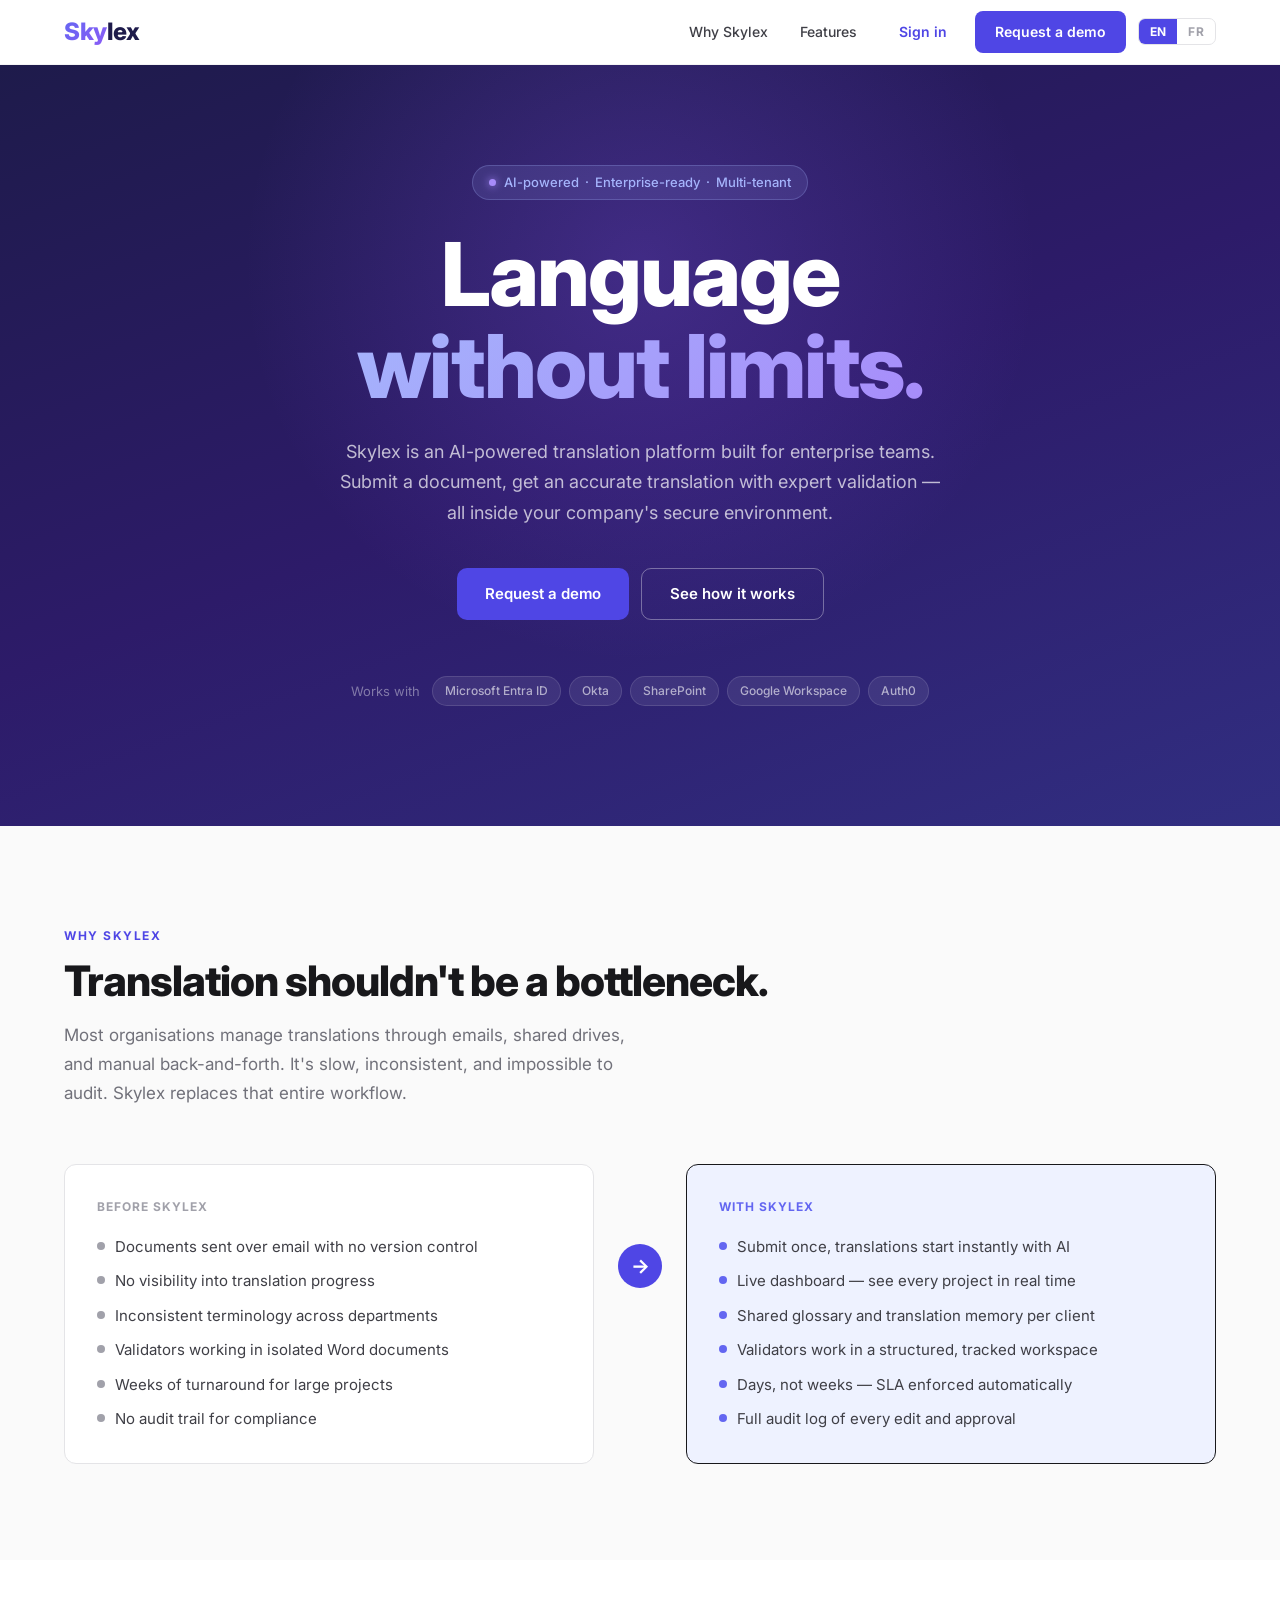
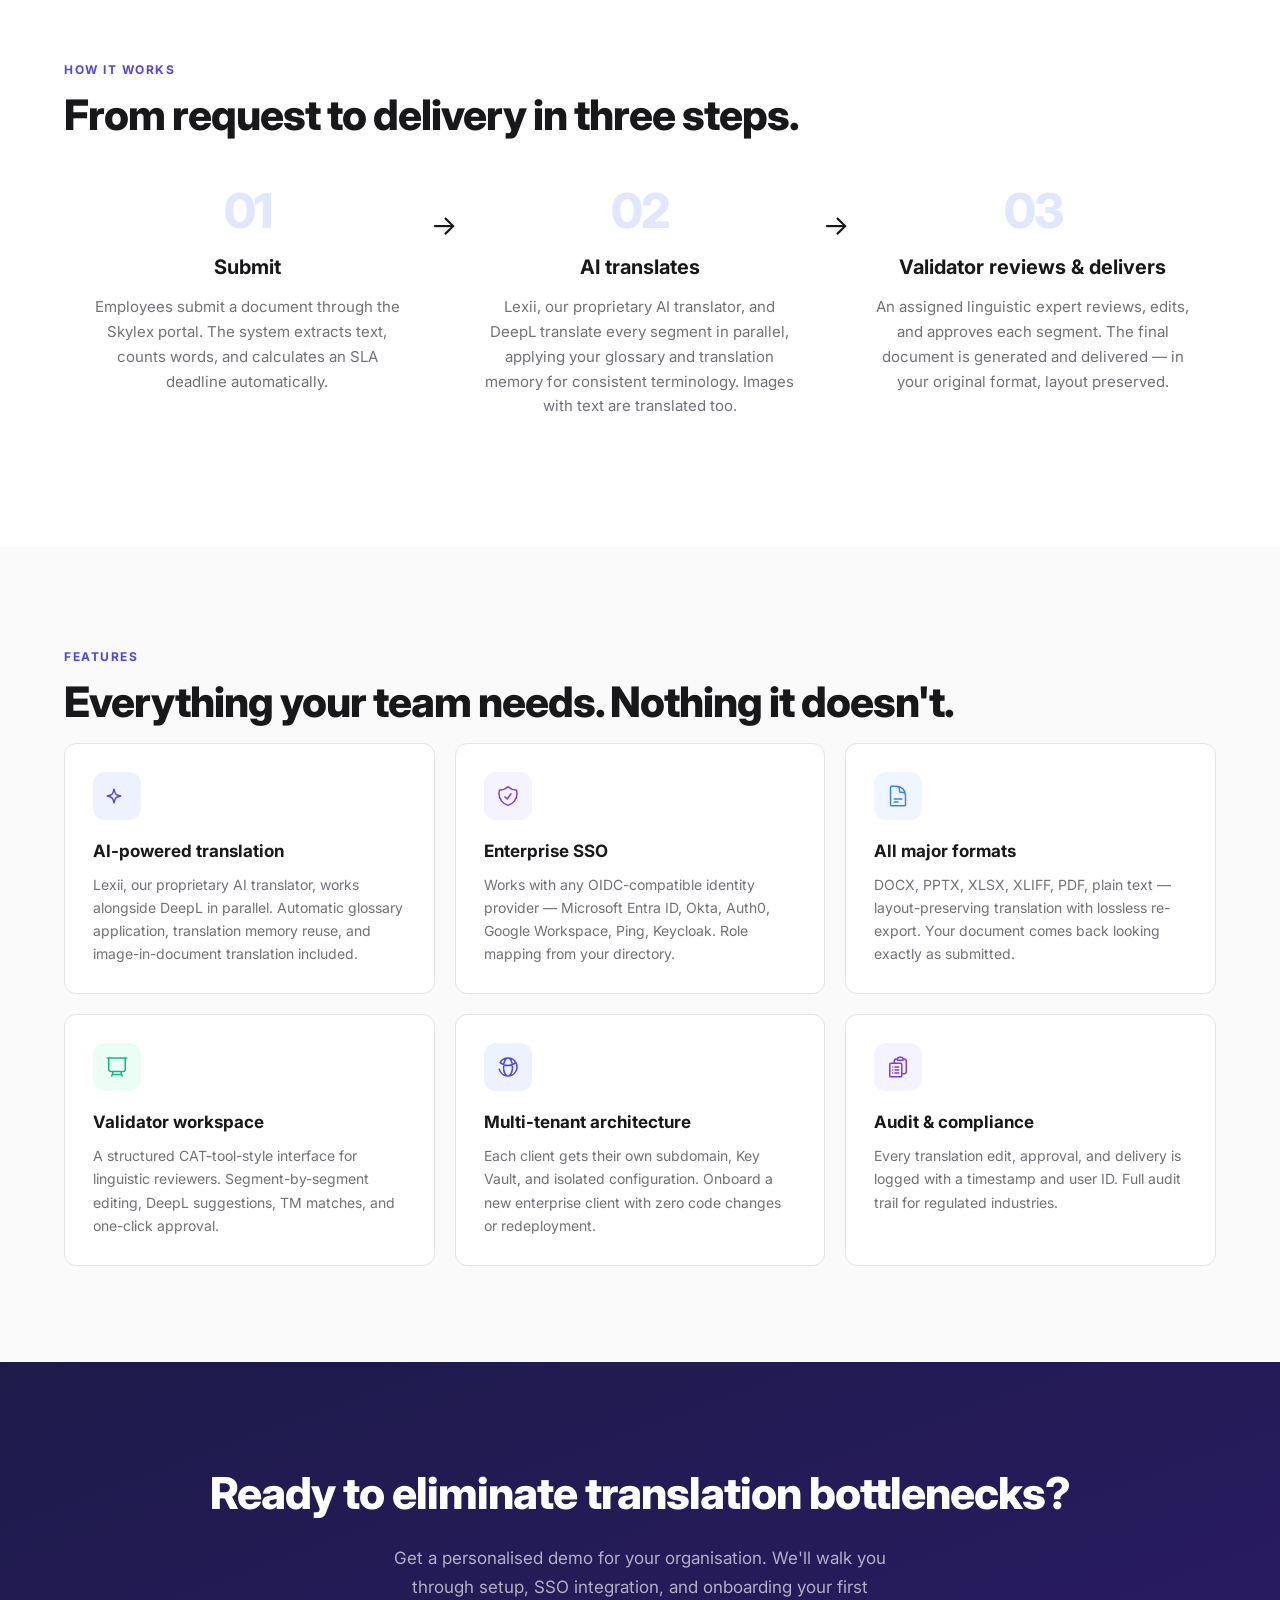
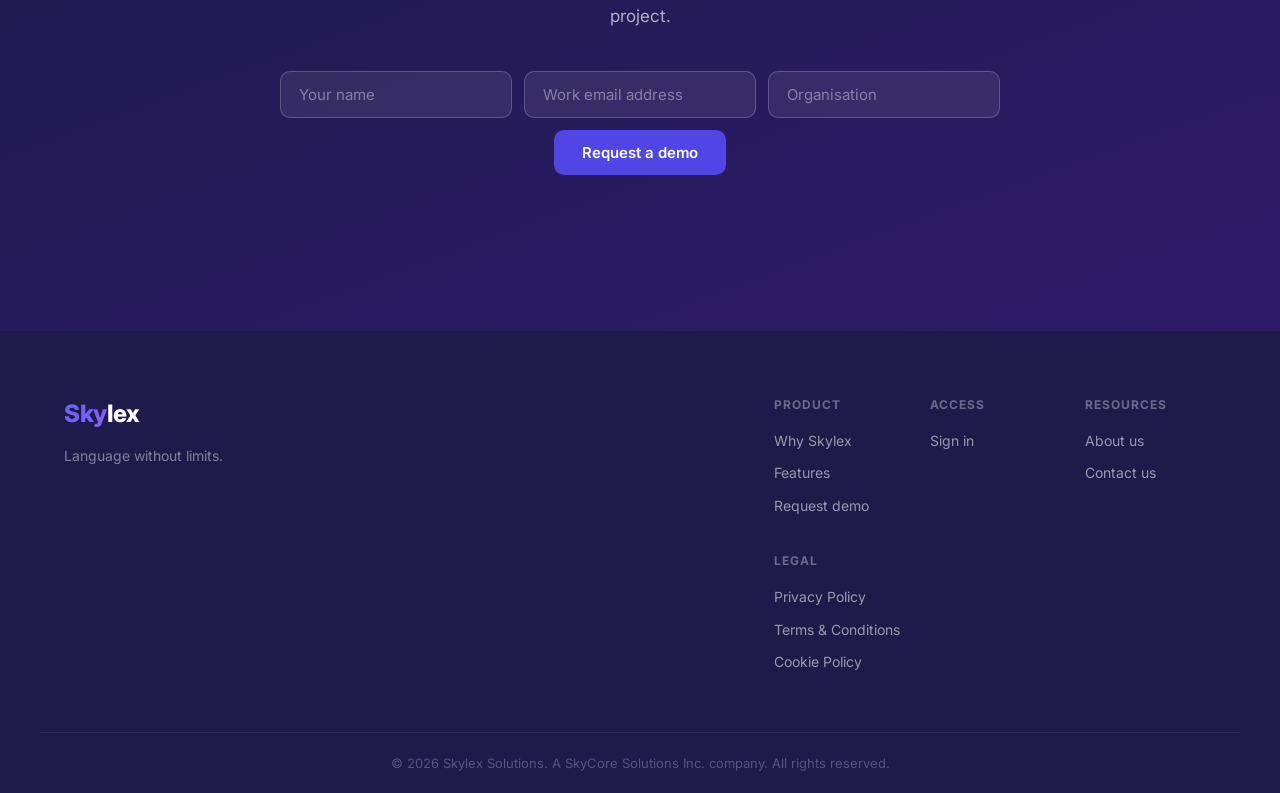
<file: index.html>
<!DOCTYPE html>
<html lang="en">
<head>
  <meta charset="UTF-8" />
  <meta name="viewport" content="width=device-width, initial-scale=1.0" />
  <title>Skylex — Language without limits.</title>
  <meta name="description" content="Skylex is an AI-powered enterprise translation platform with built-in validation workflow, SSO, and SharePoint integration." />
  <link rel="preconnect" href="https://fonts.googleapis.com" />
  <link rel="preconnect" href="https://fonts.gstatic.com" crossorigin />
  <link href="https://fonts.googleapis.com/css2?family=Inter:wght@400;500;600;700;800&display=swap" rel="stylesheet" />
  <link rel="stylesheet" href="styles.css" />
</head>
<body>

  <!-- ── Nav ─────────────────────────────────────────────────────────────── -->
  <header class="nav">
    <div class="container nav__inner">
      <a href="/" class="nav__logo">
        <span class="logo-sky">Sky</span><span class="logo-lex">lex</span>
      </a>
      <nav class="nav__links">
        <a href="#why"><span class="lang-en">Why Skylex</span><span class="lang-fr">Pourquoi Skylex</span></a>
        <a href="#features"><span class="lang-en">Features</span><span class="lang-fr">Fonctionnalités</span></a>
        <a href="/signin" class="btn btn--ghost"><span class="lang-en">Sign in</span><span class="lang-fr">Se connecter</span></a>
        <a href="#contact" class="btn btn--primary"><span class="lang-en">Request a demo</span><span class="lang-fr">Demander une démo</span></a>
        <div class="lang-switch">
          <button data-lang-btn="en" class="active" onclick="setLang('en')">EN</button>
          <button data-lang-btn="fr" onclick="setLang('fr')">FR</button>
        </div>
      </nav>
      <button class="nav__burger" aria-label="Menu" onclick="toggleMenu()">
        <span></span><span></span><span></span>
      </button>
    </div>
    <div class="nav__mobile" id="mobileMenu">
      <a href="#why" onclick="toggleMenu()"><span class="lang-en">Why Skylex</span><span class="lang-fr">Pourquoi Skylex</span></a>
      <a href="#features" onclick="toggleMenu()"><span class="lang-en">Features</span><span class="lang-fr">Fonctionnalités</span></a>
      <a href="/signin" class="btn btn--ghost"><span class="lang-en">Sign in</span><span class="lang-fr">Se connecter</span></a>
      <a href="#contact" class="btn btn--primary"><span class="lang-en">Request a demo</span><span class="lang-fr">Demander une démo</span></a>
      <div class="lang-switch" style="margin:8px 0 0 4px">
        <button data-lang-btn="en" class="active" onclick="setLang('en')">EN</button>
        <button data-lang-btn="fr" onclick="setLang('fr')">FR</button>
      </div>
    </div>
  </header>

  <!-- ── Hero ────────────────────────────────────────────────────────────── -->
  <section class="hero">
    <div class="container hero__inner">
      <div class="hero__badge">
        <span class="badge-dot"></span>
        <span class="lang-en">AI-powered &nbsp;·&nbsp; Enterprise-ready &nbsp;·&nbsp; Multi-tenant</span>
        <span class="lang-fr">Propulsé par l'IA &nbsp;·&nbsp; Prêt pour les entreprises &nbsp;·&nbsp; Multi-locataire</span>
      </div>
      <h1 class="hero__headline">
        <span class="lang-en">Language<br /><span class="gradient-text">without limits.</span></span>
        <span class="lang-fr">La langue<br /><span class="gradient-text">sans limites.</span></span>
      </h1>
      <p class="hero__sub">
        <span class="lang-en">Skylex is an AI-powered translation platform built for enterprise teams. Submit a document, get an accurate translation with expert validation — all inside your company's secure environment.</span>
        <span class="lang-fr">Skylex est une plateforme de traduction propulsée par l'IA, conçue pour les équipes d'entreprise. Soumettez un document, obtenez une traduction précise avec une révision experte — au sein de l'environnement sécurisé de votre organisation.</span>
      </p>
      <div class="hero__ctas">
        <a href="#contact" class="btn btn--primary btn--lg"><span class="lang-en">Request a demo</span><span class="lang-fr">Demander une démo</span></a>
        <a href="#how" class="btn btn--outline btn--lg"><span class="lang-en">See how it works</span><span class="lang-fr">Voir comment ça fonctionne</span></a>
      </div>
      <div class="hero__integrations">
        <span class="lang-en">Works with</span>
        <span class="lang-fr">Compatible avec</span>
        <div class="integrations-list">
          <span class="integration-tag">Microsoft Entra ID</span>
          <span class="integration-tag">Okta</span>
          <span class="integration-tag">SharePoint</span>
          <span class="integration-tag">Google Workspace</span>
          <span class="integration-tag">Auth0</span>
        </div>
      </div>
    </div>
    <div class="hero__glow"></div>
  </section>

  <!-- ── Why Skylex ───────────────────────────────────────────────────────── -->
  <section class="why" id="why">
    <div class="container">
      <div class="section-label"><span class="lang-en">Why Skylex</span><span class="lang-fr">Pourquoi Skylex</span></div>
      <h2 class="section-title">
        <span class="lang-en">Translation shouldn't be a bottleneck.</span>
        <span class="lang-fr">La traduction ne devrait pas ralentir votre organisation.</span>
      </h2>
      <p class="section-sub">
        <span class="lang-en">Most organisations manage translations through emails, shared drives, and manual back-and-forth. It's slow, inconsistent, and impossible to audit. Skylex replaces that entire workflow.</span>
        <span class="lang-fr">La plupart des organisations gèrent leurs traductions par courriel, lecteurs partagés et allers-retours manuels. C'est lent, incohérent et impossible à auditer. Skylex remplace entièrement ce flux de travail.</span>
      </p>

      <div class="why__grid">
        <div class="why__card why__card--problem">
          <div class="why__card-label"><span class="lang-en">Before Skylex</span><span class="lang-fr">Avant Skylex</span></div>
          <ul class="why__list why__list--bad">
            <li><span class="lang-en">Documents sent over email with no version control</span><span class="lang-fr">Documents envoyés par courriel sans contrôle de version</span></li>
            <li><span class="lang-en">No visibility into translation progress</span><span class="lang-fr">Aucune visibilité sur l'avancement des traductions</span></li>
            <li><span class="lang-en">Inconsistent terminology across departments</span><span class="lang-fr">Terminologie incohérente entre les départements</span></li>
            <li><span class="lang-en">Validators working in isolated Word documents</span><span class="lang-fr">Validateurs travaillant dans des documents Word isolés</span></li>
            <li><span class="lang-en">Weeks of turnaround for large projects</span><span class="lang-fr">Des semaines de délai pour les grands projets</span></li>
            <li><span class="lang-en">No audit trail for compliance</span><span class="lang-fr">Aucune piste d'audit pour la conformité</span></li>
          </ul>
        </div>
        <div class="why__divider"><div class="why__arrow">→</div></div>
        <div class="why__card why__card--solution">
          <div class="why__card-label"><span class="lang-en">With Skylex</span><span class="lang-fr">Avec Skylex</span></div>
          <ul class="why__list why__list--good">
            <li><span class="lang-en">Submit once, translations start instantly with AI</span><span class="lang-fr">Soumission unique, traductions démarrées instantanément par l'IA</span></li>
            <li><span class="lang-en">Live dashboard — see every project in real time</span><span class="lang-fr">Tableau de bord en direct — suivez chaque projet en temps réel</span></li>
            <li><span class="lang-en">Shared glossary and translation memory per client</span><span class="lang-fr">Glossaire et mémoire de traduction partagés par client</span></li>
            <li><span class="lang-en">Validators work in a structured, tracked workspace</span><span class="lang-fr">Validateurs dans un espace de travail structuré et tracé</span></li>
            <li><span class="lang-en">Days, not weeks — SLA enforced automatically</span><span class="lang-fr">Des jours, pas des semaines — SLA respecté automatiquement</span></li>
            <li><span class="lang-en">Full audit log of every edit and approval</span><span class="lang-fr">Journal d'audit complet de chaque modification et approbation</span></li>
          </ul>
        </div>
      </div>
    </div>
  </section>

  <!-- ── How it works ─────────────────────────────────────────────────────── -->
  <section class="how" id="how">
    <div class="container">
      <div class="section-label"><span class="lang-en">How it works</span><span class="lang-fr">Comment ça fonctionne</span></div>
      <h2 class="section-title">
        <span class="lang-en">From request to delivery in three steps.</span>
        <span class="lang-fr">De la demande à la livraison en trois étapes.</span>
      </h2>
      <div class="steps">
        <div class="step">
          <div class="step__num">01</div>
          <h3><span class="lang-en">Submit</span><span class="lang-fr">Soumission</span></h3>
          <p>
            <span class="lang-en">Employees submit a document through the Skylex portal. The system extracts text, counts words, and calculates an SLA deadline automatically.</span>
            <span class="lang-fr">Les employés soumettent un document via le portail Skylex. Le système extrait le texte, compte les mots et calcule automatiquement une date limite selon les accords de niveau de service.</span>
          </p>
        </div>
        <div class="step__connector"></div>
        <div class="step">
          <div class="step__num">02</div>
          <h3><span class="lang-en">AI translates</span><span class="lang-fr">L'IA traduit</span></h3>
          <p>
            <span class="lang-en">Lexii, our proprietary AI translator, and DeepL translate every segment in parallel, applying your glossary and translation memory for consistent terminology. Images with text are translated too.</span>
            <span class="lang-fr">Lexii, notre traducteur IA propriétaire, et DeepL traduisent chaque segment en parallèle, en appliquant votre glossaire et mémoire de traduction pour une terminologie cohérente. Les images contenant du texte sont également traduites.</span>
          </p>
        </div>
        <div class="step__connector"></div>
        <div class="step">
          <div class="step__num">03</div>
          <h3><span class="lang-en">Validator reviews &amp; delivers</span><span class="lang-fr">Le validateur révise et livre</span></h3>
          <p>
            <span class="lang-en">An assigned linguistic expert reviews, edits, and approves each segment. The final document is generated and delivered — in your original format, layout preserved.</span>
            <span class="lang-fr">Un expert linguistique désigné révise, modifie et approuve chaque segment. Le document final est généré et livré — dans votre format d'origine, mise en page préservée.</span>
          </p>
        </div>
      </div>
    </div>
  </section>

  <!-- ── Features ─────────────────────────────────────────────────────────── -->
  <section class="features" id="features">
    <div class="container">
      <div class="section-label"><span class="lang-en">Features</span><span class="lang-fr">Fonctionnalités</span></div>
      <h2 class="section-title">
        <span class="lang-en">Everything your team needs. Nothing it doesn't.</span>
        <span class="lang-fr">Tout ce dont votre équipe a besoin. Rien de superflu.</span>
      </h2>
      <div class="features__grid">

        <div class="feature-card">
          <div class="feature-card__icon feature-card__icon--indigo">
            <svg viewBox="0 0 24 24" fill="none" stroke="currentColor" stroke-width="1.5"><path stroke-linecap="round" stroke-linejoin="round" d="M9.813 15.904 9 18.75l-.813-2.846a4.5 4.5 0 0 0-3.09-3.09L2.25 12l2.846-.813a4.5 4.5 0 0 0 3.09-3.09L9 5.25l.813 2.846a4.5 4.5 0 0 0 3.09 3.09L15.75 12l-2.846.813a4.5 4.5 0 0 0-3.09 3.09Z" /></svg>
          </div>
          <h3><span class="lang-en">AI-powered translation</span><span class="lang-fr">Traduction par IA</span></h3>
          <p>
            <span class="lang-en">Lexii, our proprietary AI translator, works alongside DeepL in parallel. Automatic glossary application, translation memory reuse, and image-in-document translation included.</span>
            <span class="lang-fr">Lexii, notre traducteur IA propriétaire, et DeepL travaillent en parallèle. Application automatique des glossaires, réutilisation de la mémoire de traduction et traduction des images intégrées aux documents.</span>
          </p>
        </div>

        <div class="feature-card">
          <div class="feature-card__icon feature-card__icon--violet">
            <svg viewBox="0 0 24 24" fill="none" stroke="currentColor" stroke-width="1.5"><path stroke-linecap="round" stroke-linejoin="round" d="M9 12.75 11.25 15 15 9.75m-3-7.036A11.959 11.959 0 0 1 3.598 6 11.99 11.99 0 0 0 3 9.749c0 5.592 3.824 10.29 9 11.623 5.176-1.332 9-6.03 9-11.622 0-1.31-.21-2.571-.598-3.751h-.152c-3.196 0-6.1-1.248-8.25-3.285Z" /></svg>
          </div>
          <h3><span class="lang-en">Enterprise SSO</span><span class="lang-fr">SSO d'entreprise</span></h3>
          <p>
            <span class="lang-en">Works with any OIDC-compatible identity provider — Microsoft Entra ID, Okta, Auth0, Google Workspace, Ping, Keycloak. Role mapping from your directory.</span>
            <span class="lang-fr">Compatible avec tout fournisseur d'identité OIDC — Microsoft Entra ID, Okta, Auth0, Google Workspace, Ping, Keycloak. Mapping des rôles depuis votre annuaire d'entreprise.</span>
          </p>
        </div>

        <div class="feature-card">
          <div class="feature-card__icon feature-card__icon--blue">
            <svg viewBox="0 0 24 24" fill="none" stroke="currentColor" stroke-width="1.5"><path stroke-linecap="round" stroke-linejoin="round" d="M19.5 14.25v-2.625a3.375 3.375 0 0 0-3.375-3.375h-1.5A1.125 1.125 0 0 1 13.5 7.125v-1.5a3.375 3.375 0 0 0-3.375-3.375H8.25m0 12.75h7.5m-7.5 3H12M10.5 2.25H5.625c-.621 0-1.125.504-1.125 1.125v17.25c0 .621.504 1.125 1.125 1.125h12.75c.621 0 1.125-.504 1.125-1.125V11.25a9 9 0 0 0-9-9Z" /></svg>
          </div>
          <h3><span class="lang-en">All major formats</span><span class="lang-fr">Tous les formats majeurs</span></h3>
          <p>
            <span class="lang-en">DOCX, PPTX, XLSX, XLIFF, PDF, plain text — layout-preserving translation with lossless re-export. Your document comes back looking exactly as submitted.</span>
            <span class="lang-fr">DOCX, PPTX, XLSX, XLIFF, PDF, texte brut — traduction avec préservation de la mise en page et réexportation sans perte. Votre document revient exactement tel qu'il a été soumis.</span>
          </p>
        </div>

        <div class="feature-card">
          <div class="feature-card__icon feature-card__icon--emerald">
            <svg viewBox="0 0 24 24" fill="none" stroke="currentColor" stroke-width="1.5"><path stroke-linecap="round" stroke-linejoin="round" d="M3.75 3v11.25A2.25 2.25 0 0 0 6 16.5h2.25M3.75 3h-1.5m1.5 0h16.5m0 0h1.5m-1.5 0v11.25A2.25 2.25 0 0 1 18 16.5h-2.25m-7.5 0h7.5m-7.5 0-1 3m8.5-3 1 3m0 0 .5 1.5m-.5-1.5h-9.5m0 0-.5 1.5" /></svg>
          </div>
          <h3><span class="lang-en">Validator workspace</span><span class="lang-fr">Espace validateur</span></h3>
          <p>
            <span class="lang-en">A structured CAT-tool-style interface for linguistic reviewers. Segment-by-segment editing, DeepL suggestions, TM matches, and one-click approval.</span>
            <span class="lang-fr">Interface structurée de type outil de TAO pour les réviseurs linguistiques. Édition segment par segment, suggestions DeepL, correspondances MT et approbation en un clic.</span>
          </p>
        </div>

        <div class="feature-card">
          <div class="feature-card__icon feature-card__icon--indigo">
            <svg viewBox="0 0 24 24" fill="none" stroke="currentColor" stroke-width="1.5"><path stroke-linecap="round" stroke-linejoin="round" d="M12 21a9.004 9.004 0 0 0 8.716-6.747M12 21a9.004 9.004 0 0 1-8.716-6.747M12 21c2.485 0 4.5-4.03 4.5-9S14.485 3 12 3m0 18c-2.485 0-4.5-4.03-4.5-9S9.515 3 12 3m0 0a8.997 8.997 0 0 1 7.843 4.582M12 3a8.997 8.997 0 0 0-7.843 4.582m15.686 0A11.953 11.953 0 0 1 12 10.5c-2.998 0-5.74-1.1-7.843-2.918m15.686 0A8.959 8.959 0 0 1 21 12c0 .778-.099 1.533-.284 2.253" /></svg>
          </div>
          <h3><span class="lang-en">Multi-tenant architecture</span><span class="lang-fr">Architecture multi-locataire</span></h3>
          <p>
            <span class="lang-en">Each client gets their own subdomain, Key Vault, and isolated configuration. Onboard a new enterprise client with zero code changes or redeployment.</span>
            <span class="lang-fr">Chaque client dispose de son propre sous-domaine, coffre-fort de clés et configuration isolée. Intégrez un nouveau client d'entreprise sans aucune modification de code ni redéploiement.</span>
          </p>
        </div>

        <div class="feature-card">
          <div class="feature-card__icon feature-card__icon--violet">
            <svg viewBox="0 0 24 24" fill="none" stroke="currentColor" stroke-width="1.5"><path stroke-linecap="round" stroke-linejoin="round" d="M9 12h3.75M9 15h3.75M9 18h3.75m3 .75H18a2.25 2.25 0 0 0 2.25-2.25V6.108c0-1.135-.845-2.098-1.976-2.192a48.424 48.424 0 0 0-1.123-.08m-5.801 0c-.065.21-.1.433-.1.664 0 .414.336.75.75.75h4.5a.75.75 0 0 0 .75-.75 2.25 2.25 0 0 0-.1-.664m-5.8 0A2.251 2.251 0 0 1 13.5 2.25H15c1.012 0 1.867.668 2.15 1.586m-5.8 0c-.376.023-.75.05-1.124.08C9.095 4.01 8.25 4.973 8.25 6.108V8.25m0 0H4.875c-.621 0-1.125.504-1.125 1.125v11.25c0 .621.504 1.125 1.125 1.125h9.75c.621 0 1.125-.504 1.125-1.125V9.375c0-.621-.504-1.125-1.125-1.125H8.25ZM6.75 12h.008v.008H6.75V12Zm0 3h.008v.008H6.75V15Zm0 3h.008v.008H6.75V18Z" /></svg>
          </div>
          <h3><span class="lang-en">Audit &amp; compliance</span><span class="lang-fr">Audit et conformité</span></h3>
          <p>
            <span class="lang-en">Every translation edit, approval, and delivery is logged with a timestamp and user ID. Full audit trail for regulated industries.</span>
            <span class="lang-fr">Chaque modification, approbation et livraison de traduction est consignée avec un horodatage et un identifiant utilisateur. Piste d'audit complète pour les industries réglementées.</span>
          </p>
        </div>

      </div>
    </div>
  </section>

  <!-- ── CTA / Contact ────────────────────────────────────────────────────── -->
  <section class="cta-section" id="contact">
    <div class="container cta-section__inner">
      <h2>
        <span class="lang-en">Ready to eliminate translation bottlenecks?</span>
        <span class="lang-fr">Prêt à éliminer les délais de traduction?</span>
      </h2>
      <p>
        <span class="lang-en">Get a personalised demo for your organisation. We'll walk you through setup, SSO integration, and onboarding your first project.</span>
        <span class="lang-fr">Obtenez une démo personnalisée pour votre organisation. Nous vous guiderons à travers la configuration, l'intégration SSO et l'onboarding de votre premier projet.</span>
      </p>
      <form class="cta-form" onsubmit="handleDemo(event)">
        <input type="text"  name="name"  class="lang-en-ph" placeholder="Your name"          required />
        <input type="email" name="email" class="lang-en-ph" placeholder="Work email address" required />
        <input type="text"  name="org"   class="lang-en-ph" placeholder="Organisation"        required />
        <button type="submit" class="btn btn--primary btn--lg">
          <span class="lang-en">Request a demo</span>
          <span class="lang-fr">Demander une démo</span>
        </button>
      </form>
      <p class="cta-note" id="cta-msg"></p>
    </div>
  </section>

  <!-- ── Footer ───────────────────────────────────────────────────────────── -->
  <footer class="footer">
    <div class="container footer__inner">
      <div class="footer__brand">
        <a href="/" class="nav__logo">
          <span class="logo-sky">Sky</span><span class="logo-lex">lex</span>
        </a>
        <p><span class="lang-en">Language without limits.</span><span class="lang-fr">La langue sans limites.</span></p>
      </div>
      <div class="footer__links">
        <div>
          <h4><span class="lang-en">Product</span><span class="lang-fr">Produit</span></h4>
          <a href="#why"><span class="lang-en">Why Skylex</span><span class="lang-fr">Pourquoi Skylex</span></a>
          <a href="#features"><span class="lang-en">Features</span><span class="lang-fr">Fonctionnalités</span></a>
          <a href="#contact"><span class="lang-en">Request demo</span><span class="lang-fr">Demander une démo</span></a>
        </div>
        <div>
          <h4><span class="lang-en">Access</span><span class="lang-fr">Accès</span></h4>
          <a href="/signin"><span class="lang-en">Sign in</span><span class="lang-fr">Se connecter</span></a>
        </div>
        <div>
          <h4>Resources</h4>
          <a href="/about"><span class="lang-en">About us</span><span class="lang-fr">À propos</span></a>
          <a href="mailto:info@skylexsolutions.com"><span class="lang-en">Contact us</span><span class="lang-fr">Nous contacter</span></a>
        </div>
        <div>
          <h4><span class="lang-en">Legal</span><span class="lang-fr">Légal</span></h4>
          <a href="/privacy-policy"><span class="lang-en">Privacy Policy</span><span class="lang-fr">Politique de confidentialité</span></a>
          <a href="/terms"><span class="lang-en">Terms &amp; Conditions</span><span class="lang-fr">Conditions d'utilisation</span></a>
          <a href="/cookies"><span class="lang-en">Cookie Policy</span><span class="lang-fr">Politique de cookies</span></a>
        </div>
      </div>
    </div>
    <div class="footer__bottom">
      <div class="container">
        <p>
          <span class="lang-en">&copy; 2026 Skylex Solutions. A SkyCore Solutions Inc. company. All rights reserved.</span>
          <span class="lang-fr">&copy; 2026 Skylex Solutions. Une société de SkyCore Solutions Inc. Tous droits réservés.</span>
        </p>
      </div>
    </div>
  </footer>

  <script src="lang.js"></script>
  <script>
    function toggleMenu() {
      document.getElementById('mobileMenu').classList.toggle('open');
    }
    document.addEventListener('click', (e) => {
      const menu = document.getElementById('mobileMenu');
      if (!e.target.closest('.nav') && menu.classList.contains('open')) {
        menu.classList.remove('open');
      }
    });

    // Update form placeholders based on language
    function updatePlaceholders() {
      const lang = localStorage.getItem('skylex_lang') || 'en';
      const form = document.querySelector('.cta-form');
      if (!form) return;
      const [name, email, org] = form.querySelectorAll('input');
      if (lang === 'fr') {
        name.placeholder  = 'Votre nom';
        email.placeholder = 'Adresse courriel professionnelle';
        org.placeholder   = 'Organisation';
      } else {
        name.placeholder  = 'Your name';
        email.placeholder = 'Work email address';
        org.placeholder   = 'Organisation';
      }
    }

    const _origSetLang = window.setLang;
    window.setLang = function(lang) { _origSetLang(lang); updatePlaceholders(); };
    document.addEventListener('DOMContentLoaded', updatePlaceholders);

    function handleDemo(e) {
      e.preventDefault();
      const form = e.target;
      const msg  = document.getElementById('cta-msg');
      const btn  = form.querySelector('button');
      const lang = localStorage.getItem('skylex_lang') || 'en';
      btn.disabled = true;
      setTimeout(() => {
        msg.textContent = lang === 'fr'
          ? '✓ Merci ! Nous vous contacterons dans un délai d\'un jour ouvrable.'
          : '✓ Thanks! We\'ll be in touch within one business day.';
        form.reset();
        btn.disabled = false;
      }, 800);
    }

    document.querySelectorAll('a[href^="#"]').forEach(link => {
      link.addEventListener('click', (e) => {
        const target = document.querySelector(link.getAttribute('href'));
        if (!target) return;
        e.preventDefault();
        const top = target.getBoundingClientRect().top + window.scrollY - 72;
        window.scrollTo({ top, behavior: 'smooth' });
      });
    });
  </script>
</body>
</html>
</file>
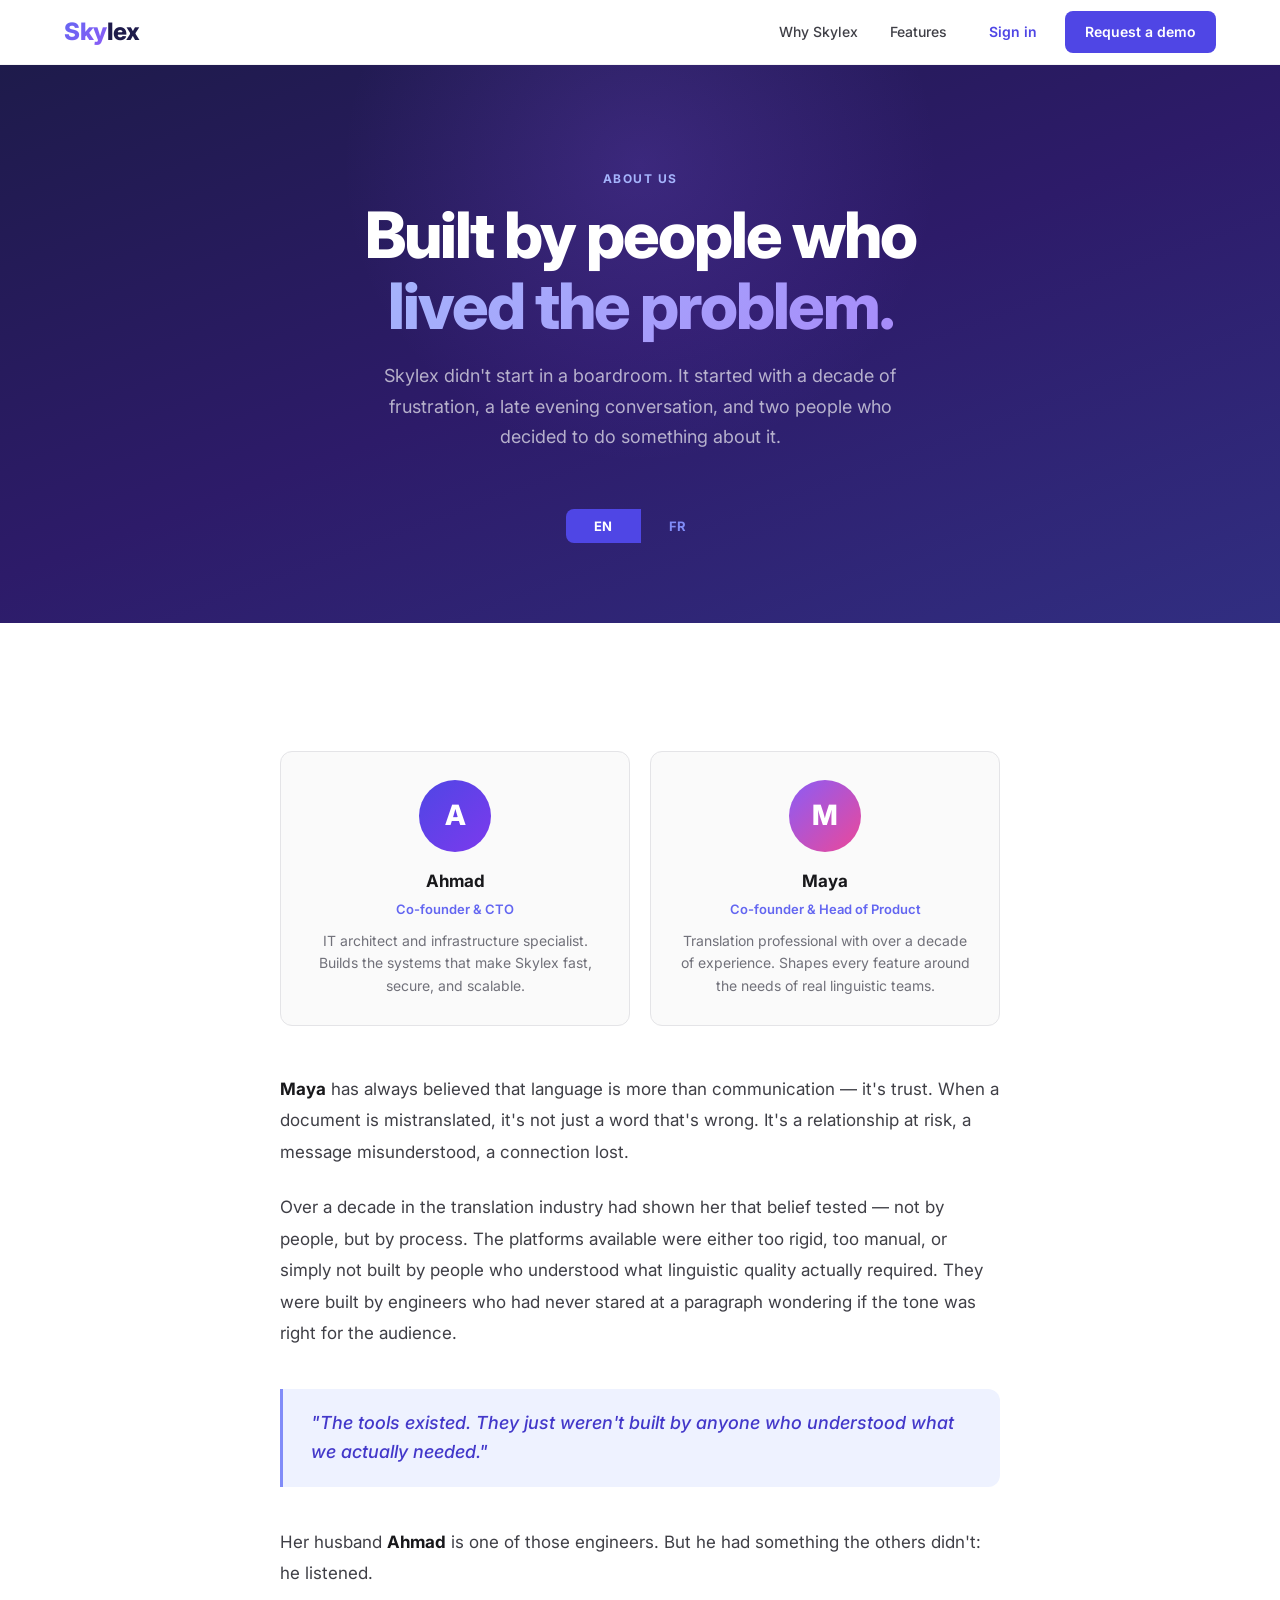
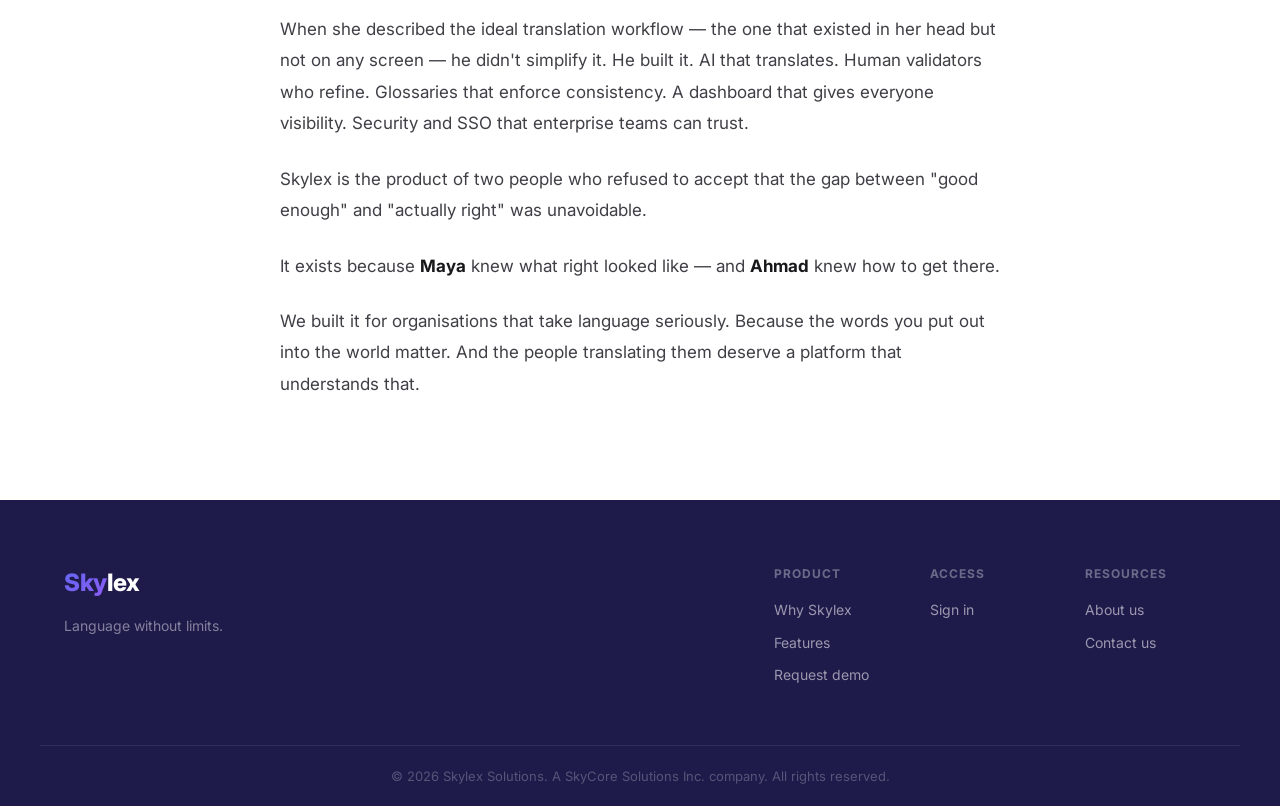
<file: about.html>
<!DOCTYPE html>
<html lang="en">
<head>
  <meta charset="UTF-8" />
  <meta name="viewport" content="width=device-width, initial-scale=1.0" />
  <title>About Us — Skylex</title>
  <meta name="description" content="Skylex was built by Maya, a translation professional with over a decade of experience, and Ahmad, an IT architect — two people who refused to accept that enterprise translation had to be this hard." />
  <link rel="preconnect" href="https://fonts.googleapis.com" />
  <link rel="preconnect" href="https://fonts.gstatic.com" crossorigin />
  <link href="https://fonts.googleapis.com/css2?family=Inter:wght@400;500;600;700;800&display=swap" rel="stylesheet" />
  <link rel="stylesheet" href="styles.css" />
  <style>
    /* ── About hero ────────────────────────────────────────────────────────── */
    .about-hero {
      background: linear-gradient(160deg, var(--indigo-950) 0%, #2d1b69 50%, var(--indigo-900) 100%);
      padding: 100px 0 80px;
      text-align: center;
      position: relative;
      overflow: hidden;
    }
    .about-hero__glow {
      position: absolute; top: -200px; left: 50%;
      transform: translateX(-50%);
      width: 600px; height: 600px;
      background: radial-gradient(circle, rgba(139,92,246,.2) 0%, transparent 70%);
      pointer-events: none;
    }
    .about-hero__inner { position: relative; z-index: 1; }
    .about-hero .section-label { color: var(--indigo-300); }
    .about-hero h1 {
      font-size: clamp(36px, 6vw, 64px);
      font-weight: 800;
      letter-spacing: -2px;
      color: var(--white);
      margin-bottom: 20px;
      line-height: 1.1;
    }
    .about-hero p {
      font-size: 18px;
      color: rgba(255,255,255,.65);
      max-width: 560px;
      margin: 0 auto;
      line-height: 1.7;
    }

    /* ── Language toggle ───────────────────────────────────────────────────── */
    .lang-toggle {
      display: flex;
      justify-content: center;
      gap: 0;
      margin: 56px auto 0;
    }
    .lang-btn {
      padding: 9px 28px;
      font-size: 13px;
      font-weight: 700;
      font-family: var(--font);
      cursor: pointer;
      border: 1.5px solid var(--indigo-200);
      background: transparent;
      color: var(--indigo-400);
      transition: all .15s;
      letter-spacing: .5px;
    }
    .lang-btn:first-child { border-radius: 8px 0 0 8px; border-right: none; }
    .lang-btn:last-child  { border-radius: 0 8px 8px 0; }
    .lang-btn.active { background: var(--indigo-600); border-color: var(--indigo-600); color: var(--white); }
    .lang-btn:not(.active):hover { background: var(--indigo-50); color: var(--indigo-600); }

    /* ── Story section ─────────────────────────────────────────────────────── */
    .about-story { padding: 80px 0 100px; background: var(--white); }
    .story-inner {
      max-width: 720px;
      margin: 0 auto;
    }

    /* Story content */
    .story-version { display: none; }
    .story-version.active { display: block; }

    .story-version p {
      font-size: 17px;
      line-height: 1.85;
      color: var(--zinc-700);
      margin-bottom: 24px;
    }
    .story-version p strong { color: var(--zinc-900); font-weight: 700; }
    .story-version em {
      font-style: italic;
      color: var(--zinc-600);
    }
    .story-version p:last-child { margin-bottom: 0; }

    /* Pull quote */
    .story-quote {
      border-left: 3px solid var(--indigo-400);
      padding: 20px 28px;
      margin: 40px 0;
      background: var(--indigo-50);
      border-radius: 0 12px 12px 0;
    }
    .story-quote p {
      font-size: 18px !important;
      font-style: italic;
      color: var(--indigo-700) !important;
      font-weight: 500;
      margin: 0 !important;
      line-height: 1.6 !important;
    }

    /* Founders */
    .founders {
      display: grid;
      grid-template-columns: 1fr 1fr;
      gap: 20px;
      margin: 48px 0;
    }
    .founder-card {
      background: var(--zinc-50);
      border: 1.5px solid var(--zinc-200);
      border-radius: var(--radius);
      padding: 28px 24px;
      text-align: center;
    }
    .founder-avatar {
      width: 72px; height: 72px;
      border-radius: 50%;
      margin: 0 auto 16px;
      display: flex; align-items: center; justify-content: center;
      font-size: 28px; font-weight: 800; color: var(--white);
    }
    .founder-avatar--ahmad  { background: linear-gradient(135deg, var(--indigo-600), var(--violet-600)); }
    .founder-avatar--maya   { background: linear-gradient(135deg, var(--violet-500), #ec4899); }
    .founder-card h3 { font-size: 17px; font-weight: 700; color: var(--zinc-900); margin-bottom: 4px; }
    .founder-card .role { font-size: 13px; color: var(--indigo-500); font-weight: 600; margin-bottom: 10px; }
    .founder-card p { font-size: 14px; color: var(--zinc-500); line-height: 1.6; margin: 0; }

    @media (max-width: 560px) {
      .founders { grid-template-columns: 1fr; }
      .about-hero { padding: 72px 0 60px; }
      .story-version p { font-size: 16px; }
    }
  </style>
</head>
<body>

  <!-- ── Nav ─────────────────────────────────────────────────────────────── -->
  <header class="nav">
    <div class="container nav__inner">
      <a href="/" class="nav__logo">
        <span class="logo-sky">Sky</span><span class="logo-lex">lex</span>
      </a>
      <nav class="nav__links">
        <a href="/#why">Why Skylex</a>
        <a href="/#features">Features</a>
        <a href="/signin" class="btn btn--ghost">Sign in</a>
        <a href="/#contact" class="btn btn--primary">Request a demo</a>
      </nav>
      <button class="nav__burger" aria-label="Menu" onclick="toggleMenu()">
        <span></span><span></span><span></span>
      </button>
    </div>
    <div class="nav__mobile" id="mobileMenu">
      <a href="/#why" onclick="toggleMenu()">Why Skylex</a>
      <a href="/#features" onclick="toggleMenu()">Features</a>
      <a href="/signin" class="btn btn--ghost">Sign in</a>
      <a href="/#contact" class="btn btn--primary">Request a demo</a>
    </div>
  </header>

  <!-- ── About hero ───────────────────────────────────────────────────────── -->
  <section class="about-hero">
    <div class="about-hero__glow"></div>
    <div class="container about-hero__inner">
      <div class="section-label">About us</div>
      <h1>Built by people who<br /><span class="gradient-text">lived the problem.</span></h1>
      <p>Skylex didn't start in a boardroom. It started with a decade of frustration, a late evening conversation, and two people who decided to do something about it.</p>

      <!-- Language toggle -->
      <div class="lang-toggle">
        <button class="lang-btn active" onclick="setLang('en', this)">EN</button>
        <button class="lang-btn" onclick="setLang('fr', this)">FR</button>
      </div>
    </div>
  </section>

  <!-- ── Story ────────────────────────────────────────────────────────────── -->
  <section class="about-story">
    <div class="container">
      <div class="story-inner">

        <!-- Founders -->
        <div class="founders">
          <div class="founder-card">
            <div class="founder-avatar founder-avatar--ahmad">A</div>
            <h3>Ahmad</h3>
            <div class="role">Co-founder &amp; CTO</div>
            <p>IT architect and infrastructure specialist. Builds the systems that make Skylex fast, secure, and scalable.</p>
          </div>
          <div class="founder-card">
            <div class="founder-avatar founder-avatar--maya">M</div>
            <h3>Maya</h3>
            <div class="role">Co-founder &amp; Head of Product</div>
            <p>Translation professional with over a decade of experience. Shapes every feature around the needs of real linguistic teams.</p>
          </div>
        </div>

        <!-- ── English story ─────────────────────────────────────────────── -->
        <div class="story-version active" id="story-en">

          <p><strong>Maya</strong> has always believed that language is more than communication — it's trust. When a document is mistranslated, it's not just a word that's wrong. It's a relationship at risk, a message misunderstood, a connection lost.</p>

          <p>Over a decade in the translation industry had shown her that belief tested — not by people, but by process. The platforms available were either too rigid, too manual, or simply not built by people who understood what linguistic quality actually required. They were built by engineers who had never stared at a paragraph wondering if the tone was right for the audience.</p>

          <div class="story-quote">
            <p>"The tools existed. They just weren't built by anyone who understood what we actually needed."</p>
          </div>

          <p>Her husband <strong>Ahmad</strong> is one of those engineers. But he had something the others didn't: he listened.</p>

          <p>When she described the ideal translation workflow — the one that existed in her head but not on any screen — he didn't simplify it. He built it. AI that translates. Human validators who refine. Glossaries that enforce consistency. A dashboard that gives everyone visibility. Security and SSO that enterprise teams can trust.</p>

          <p>Skylex is the product of two people who refused to accept that the gap between "good enough" and "actually right" was unavoidable.</p>

          <p>It exists because <strong>Maya</strong> knew what right looked like — and <strong>Ahmad</strong> knew how to get there.</p>

          <p>We built it for organisations that take language seriously. Because the words you put out into the world matter. And the people translating them deserve a platform that understands that.</p>

        </div>

        <!-- ── French story ──────────────────────────────────────────────── -->
        <div class="story-version" id="story-fr">

          <p><strong>Maya</strong> a toujours cru que la langue est bien plus qu'un outil de communication — c'est une question de confiance. Quand un document est mal traduit, ce n'est pas seulement un mot qui cloche. C'est une relation fragilisée, un message mal compris, un lien qui se brise.</p>

          <p>Plus d'une décennie dans l'industrie de la traduction lui a montré cette conviction mise à l'épreuve — non pas par les gens, mais par les processus. Les plateformes disponibles étaient soit trop rigides, soit trop manuelles, soit tout simplement conçues par des personnes qui ne comprenaient pas réellement ce qu'exige la qualité linguistique. Des outils pensés par des ingénieurs qui n'avaient jamais passé des heures à peser chaque mot pour en saisir le bon ton.</p>

          <div class="story-quote">
            <p>« Les outils existaient. Ils n'avaient simplement pas été conçus par des personnes qui comprenaient ce dont nous avions vraiment besoin. »</p>
          </div>

          <p>Son mari, <strong>Ahmad</strong>, est l'un de ces ingénieurs. Mais il avait quelque chose que les autres n'avaient pas : il écoutait.</p>

          <p>Quand elle lui a décrit le flux de travail de traduction idéal — celui qui existait dans sa tête, mais sur aucun écran — il ne l'a pas simplifié. Il l'a construit. Une IA qui traduit. Des validateurs humains qui affinent. Des glossaires qui garantissent la cohérence terminologique. Un tableau de bord qui offre une visibilité complète à toute l'équipe. Une sécurité et un SSO auxquels les entreprises peuvent pleinement faire confiance.</p>

          <p>Skylex est le fruit du refus de deux personnes d'accepter que l'écart entre « suffisamment bien » et « vraiment juste » soit inévitable.</p>

          <p>Il existe parce que <strong>Maya</strong> savait à quoi ressemblait l'excellence — et qu'<strong>Ahmad</strong> savait comment l'atteindre.</p>

          <p>Nous l'avons créé pour les organisations qui prennent la langue au sérieux. Parce que les mots que vous transmettez au monde ont de l'importance. Et les équipes qui les traduisent méritent une plateforme qui le comprend.</p>

        </div>

      </div>
    </div>
  </section>

  <!-- ── Footer ───────────────────────────────────────────────────────────── -->
  <footer class="footer">
    <div class="container footer__inner">
      <div class="footer__brand">
        <a href="/" class="nav__logo">
          <span class="logo-sky">Sky</span><span class="logo-lex">lex</span>
        </a>
        <p>Language without limits.</p>
      </div>
      <div class="footer__links">
        <div>
          <h4>Product</h4>
          <a href="/#why">Why Skylex</a>
          <a href="/#features">Features</a>
          <a href="/#contact">Request demo</a>
        </div>
        <div>
          <h4>Access</h4>
          <a href="/signin">Sign in</a>
        </div>
        <div>
          <h4>Resources</h4>
          <a href="/about">About us</a>
          <a href="mailto:info@skylexsolutions.com">Contact us</a>
        </div>
      </div>
    </div>
    <div class="footer__bottom">
      <div class="container">
        <p>&copy; 2026 Skylex Solutions. A SkyCore Solutions Inc. company. All rights reserved.</p>
      </div>
    </div>
  </footer>

  <script>
    function setLang(lang, btn) {
      document.querySelectorAll('.lang-btn').forEach(b => b.classList.remove('active'));
      btn.classList.add('active');
      document.querySelectorAll('.story-version').forEach(v => v.classList.remove('active'));
      document.getElementById('story-' + lang).classList.add('active');
    }

    function toggleMenu() {
      document.getElementById('mobileMenu').classList.toggle('open');
    }
    document.addEventListener('click', (e) => {
      const menu = document.getElementById('mobileMenu');
      if (!e.target.closest('.nav') && menu.classList.contains('open')) {
        menu.classList.remove('open');
      }
    });
  </script>

</body>
</html>
</file>
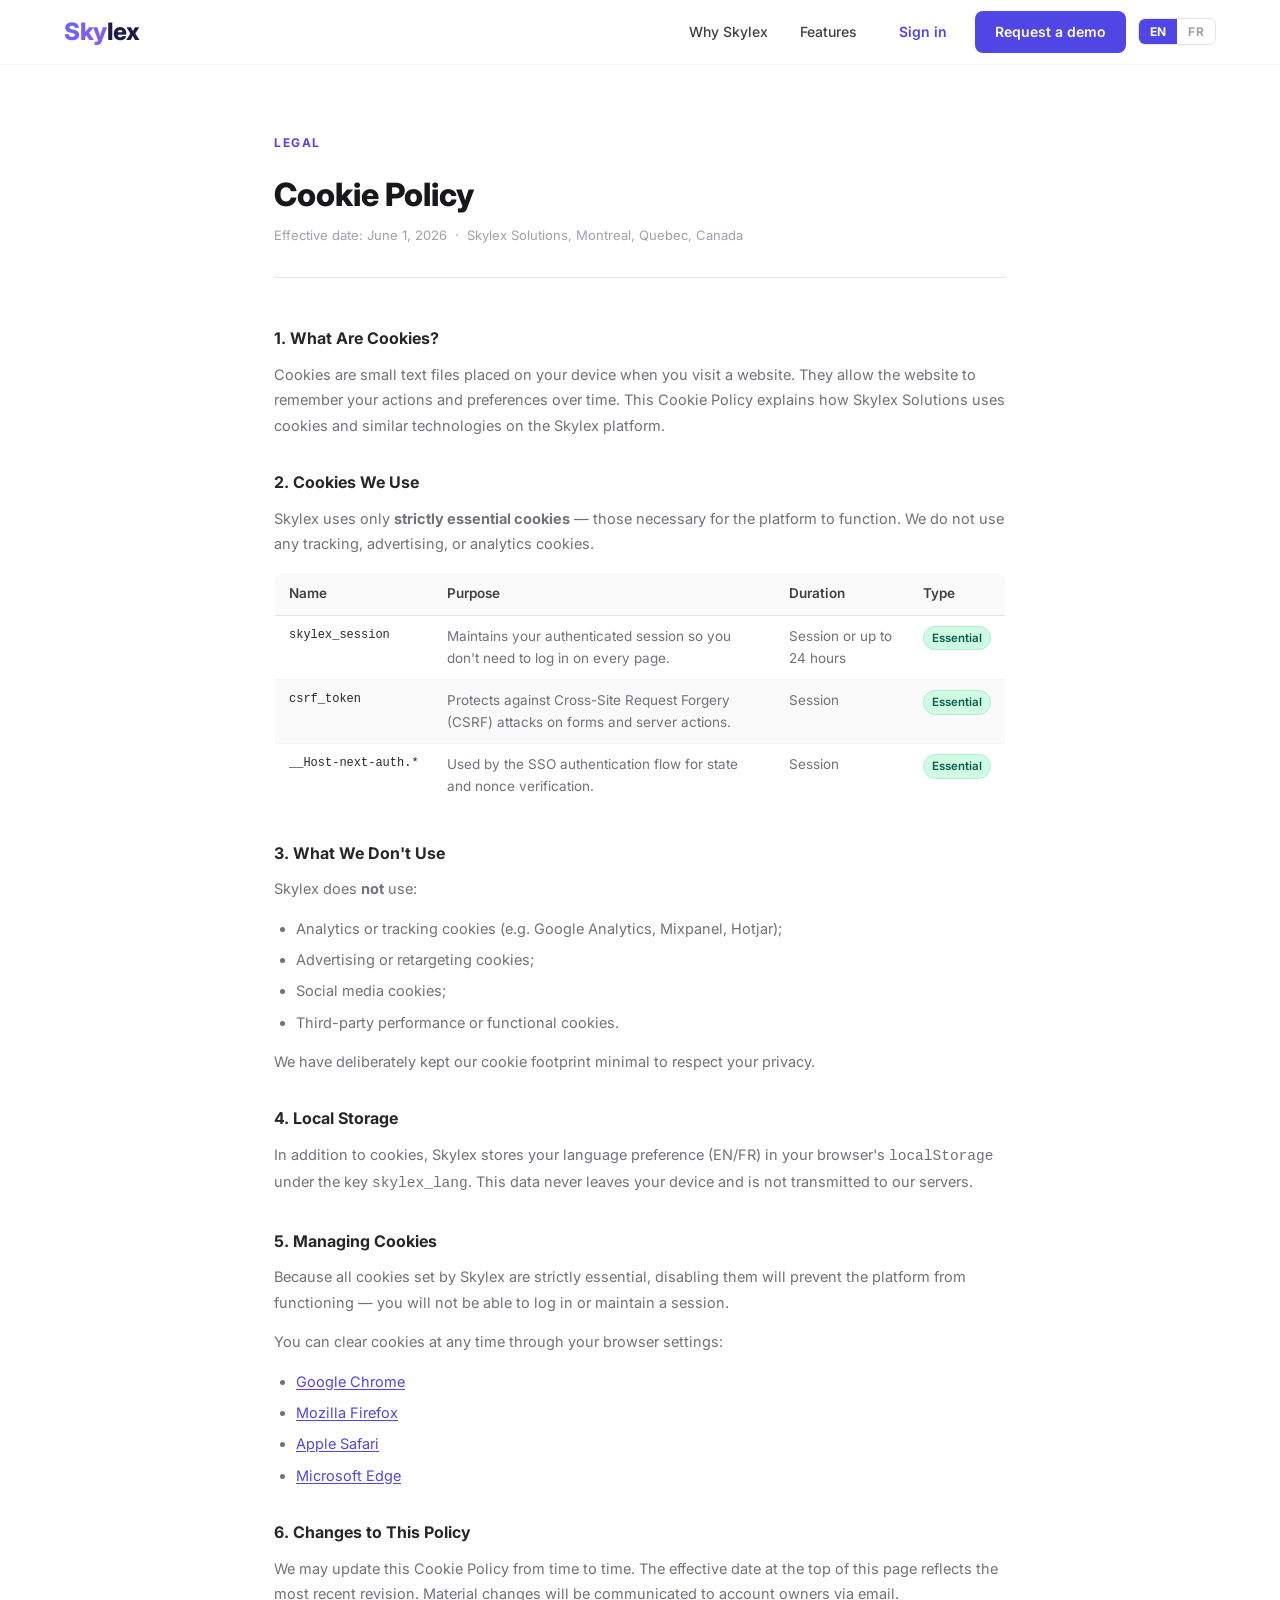
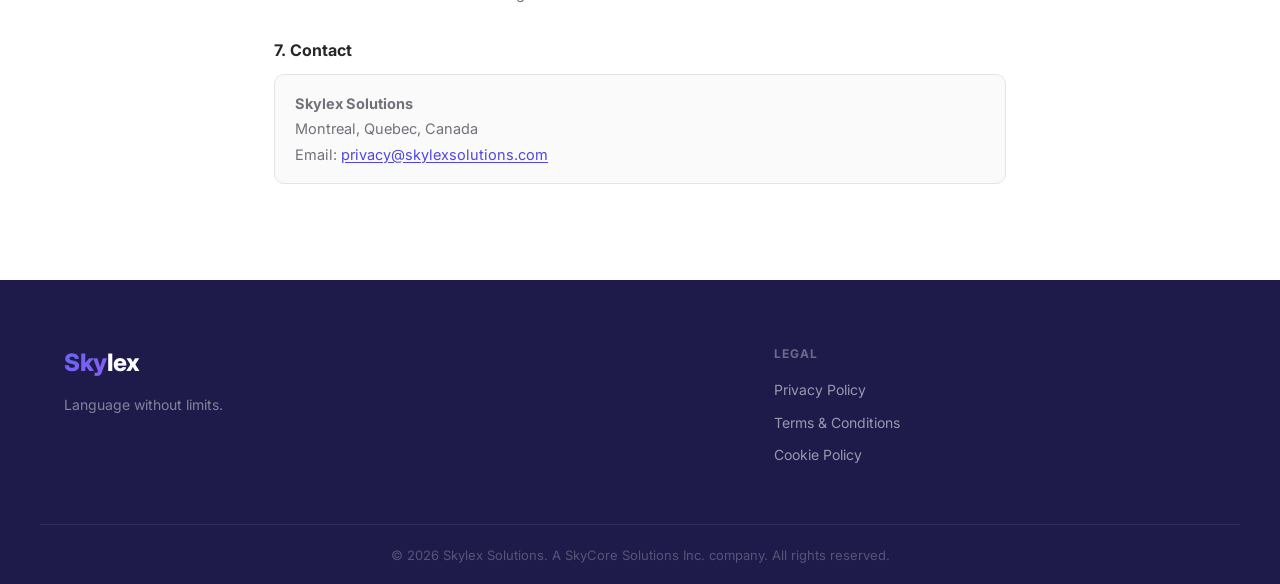
<file: cookies.html>
<!DOCTYPE html>
<html lang="en">
<head>
  <meta charset="UTF-8" />
  <meta name="viewport" content="width=device-width, initial-scale=1.0" />
  <title>Cookie Policy — Skylex</title>
  <meta name="description" content="Cookie Policy for the Skylex AI-powered translation platform." />
  <link rel="preconnect" href="https://fonts.googleapis.com" />
  <link rel="preconnect" href="https://fonts.gstatic.com" crossorigin />
  <link href="https://fonts.googleapis.com/css2?family=Inter:wght@400;500;600;700;800&display=swap" rel="stylesheet" />
  <link rel="stylesheet" href="styles.css" />
  <link rel="stylesheet" href="legal.css" />
</head>
<body>

  <!-- Nav -->
  <header class="nav">
    <div class="container nav__inner">
      <a href="/" class="nav__logo"><span class="logo-sky">Sky</span><span class="logo-lex">lex</span></a>
      <nav class="nav__links">
        <a href="/#why"><span class="lang-en">Why Skylex</span><span class="lang-fr">Pourquoi Skylex</span></a>
        <a href="/#features"><span class="lang-en">Features</span><span class="lang-fr">Fonctionnalités</span></a>
        <a href="/signin" class="btn btn--ghost"><span class="lang-en">Sign in</span><span class="lang-fr">Se connecter</span></a>
        <a href="/#contact" class="btn btn--primary"><span class="lang-en">Request a demo</span><span class="lang-fr">Demander une démo</span></a>
        <div class="lang-switch">
          <button data-lang-btn="en" class="active" onclick="setLang('en')">EN</button>
          <button data-lang-btn="fr" onclick="setLang('fr')">FR</button>
        </div>
      </nav>
      <button class="nav__burger" aria-label="Menu" onclick="toggleMenu()"><span></span><span></span><span></span></button>
    </div>
    <div class="nav__mobile" id="mobileMenu">
      <a href="/#why" onclick="toggleMenu()"><span class="lang-en">Why Skylex</span><span class="lang-fr">Pourquoi Skylex</span></a>
      <a href="/signin" class="btn btn--ghost"><span class="lang-en">Sign in</span><span class="lang-fr">Se connecter</span></a>
      <div class="lang-switch" style="margin:8px 0 0 4px">
        <button data-lang-btn="en" class="active" onclick="setLang('en')">EN</button>
        <button data-lang-btn="fr" onclick="setLang('fr')">FR</button>
      </div>
    </div>
  </header>

  <main class="legal-page">
    <div class="container legal-inner">

      <!-- ── ENGLISH ─────────────────────────────────────────────────────── -->
      <div class="lang-en">
        <div class="legal-header">
          <div class="section-label">Legal</div>
          <h1>Cookie Policy</h1>
          <p class="legal-meta">Effective date: June 1, 2026 &nbsp;·&nbsp; Skylex Solutions, Montreal, Quebec, Canada</p>
        </div>

        <div class="legal-body">
          <h2>1. What Are Cookies?</h2>
          <p>Cookies are small text files placed on your device when you visit a website. They allow the website to remember your actions and preferences over time. This Cookie Policy explains how Skylex Solutions uses cookies and similar technologies on the Skylex platform.</p>

          <h2>2. Cookies We Use</h2>
          <p>Skylex uses only <strong>strictly essential cookies</strong> — those necessary for the platform to function. We do not use any tracking, advertising, or analytics cookies.</p>

          <table class="cookie-table">
            <thead>
              <tr>
                <th>Name</th>
                <th>Purpose</th>
                <th>Duration</th>
                <th>Type</th>
              </tr>
            </thead>
            <tbody>
              <tr>
                <td>skylex_session</td>
                <td>Maintains your authenticated session so you don't need to log in on every page.</td>
                <td>Session or up to 24 hours</td>
                <td><span class="cookie-badge">Essential</span></td>
              </tr>
              <tr>
                <td>csrf_token</td>
                <td>Protects against Cross-Site Request Forgery (CSRF) attacks on forms and server actions.</td>
                <td>Session</td>
                <td><span class="cookie-badge">Essential</span></td>
              </tr>
              <tr>
                <td>__Host-next-auth.*</td>
                <td>Used by the SSO authentication flow for state and nonce verification.</td>
                <td>Session</td>
                <td><span class="cookie-badge">Essential</span></td>
              </tr>
            </tbody>
          </table>

          <h2>3. What We Don't Use</h2>
          <p>Skylex does <strong>not</strong> use:</p>
          <ul>
            <li>Analytics or tracking cookies (e.g. Google Analytics, Mixpanel, Hotjar);</li>
            <li>Advertising or retargeting cookies;</li>
            <li>Social media cookies;</li>
            <li>Third-party performance or functional cookies.</li>
          </ul>
          <p>We have deliberately kept our cookie footprint minimal to respect your privacy.</p>

          <h2>4. Local Storage</h2>
          <p>In addition to cookies, Skylex stores your language preference (EN/FR) in your browser's <code>localStorage</code> under the key <code>skylex_lang</code>. This data never leaves your device and is not transmitted to our servers.</p>

          <h2>5. Managing Cookies</h2>
          <p>Because all cookies set by Skylex are strictly essential, disabling them will prevent the platform from functioning — you will not be able to log in or maintain a session.</p>
          <p>You can clear cookies at any time through your browser settings:</p>
          <ul>
            <li><a href="https://support.google.com/chrome/answer/95647" target="_blank" rel="noopener noreferrer">Google Chrome</a></li>
            <li><a href="https://support.mozilla.org/en-US/kb/clear-cookies-and-site-data-firefox" target="_blank" rel="noopener noreferrer">Mozilla Firefox</a></li>
            <li><a href="https://support.apple.com/guide/safari/manage-cookies-sfri11471/mac" target="_blank" rel="noopener noreferrer">Apple Safari</a></li>
            <li><a href="https://support.microsoft.com/en-us/microsoft-edge/delete-cookies-in-microsoft-edge" target="_blank" rel="noopener noreferrer">Microsoft Edge</a></li>
          </ul>

          <h2>6. Changes to This Policy</h2>
          <p>We may update this Cookie Policy from time to time. The effective date at the top of this page reflects the most recent revision. Material changes will be communicated to account owners via email.</p>

          <h2>7. Contact</h2>
          <address>
            <strong>Skylex Solutions</strong><br />
            Montreal, Quebec, Canada<br />
            Email: <a href="mailto:privacy@skylexsolutions.com">privacy@skylexsolutions.com</a>
          </address>
        </div>
      </div>

      <!-- ── FRENCH ──────────────────────────────────────────────────────── -->
      <div class="lang-fr">
        <div class="legal-header">
          <div class="section-label">Légal</div>
          <h1>Politique de cookies</h1>
          <p class="legal-meta">Date d'entrée en vigueur : 1er juin 2026 &nbsp;·&nbsp; Skylex Solutions, Montréal, Québec, Canada</p>
        </div>

        <div class="legal-body">
          <h2>1. Qu'est-ce qu'un cookie ?</h2>
          <p>Les cookies sont de petits fichiers texte placés sur votre appareil lorsque vous visitez un site Web. Ils permettent au site de mémoriser vos actions et préférences au fil du temps. La présente Politique de cookies explique comment Skylex Solutions utilise les cookies et technologies similaires sur la plateforme Skylex.</p>

          <h2>2. Cookies que nous utilisons</h2>
          <p>Skylex utilise uniquement des <strong>cookies strictement essentiels</strong> — ceux nécessaires au fonctionnement de la plateforme. Nous n'utilisons aucun cookie de suivi, de publicité ou d'analyse.</p>

          <table class="cookie-table">
            <thead>
              <tr>
                <th>Nom</th>
                <th>Finalité</th>
                <th>Durée</th>
                <th>Type</th>
              </tr>
            </thead>
            <tbody>
              <tr>
                <td>skylex_session</td>
                <td>Maintient votre session authentifiée afin que vous n'ayez pas à vous reconnecter à chaque page.</td>
                <td>Session ou jusqu'à 24 heures</td>
                <td><span class="cookie-badge">Essentiel</span></td>
              </tr>
              <tr>
                <td>csrf_token</td>
                <td>Protège contre les attaques CSRF (Cross-Site Request Forgery) sur les formulaires et les actions serveur.</td>
                <td>Session</td>
                <td><span class="cookie-badge">Essentiel</span></td>
              </tr>
              <tr>
                <td>__Host-next-auth.*</td>
                <td>Utilisé par le flux d'authentification SSO pour la vérification de l'état et du nonce.</td>
                <td>Session</td>
                <td><span class="cookie-badge">Essentiel</span></td>
              </tr>
            </tbody>
          </table>

          <h2>3. Ce que nous n'utilisons pas</h2>
          <p>Skylex n'utilise <strong>pas</strong> :</p>
          <ul>
            <li>De cookies d'analyse ou de suivi (ex. : Google Analytics, Mixpanel, Hotjar) ;</li>
            <li>De cookies publicitaires ou de reciblage ;</li>
            <li>De cookies de réseaux sociaux ;</li>
            <li>De cookies de performance ou fonctionnels tiers.</li>
          </ul>
          <p>Nous avons délibérément limité notre utilisation des cookies pour respecter votre vie privée.</p>

          <h2>4. Stockage local (localStorage)</h2>
          <p>En plus des cookies, Skylex stocke votre préférence de langue (FR/EN) dans le <code>localStorage</code> de votre navigateur sous la clé <code>skylex_lang</code>. Ces données ne quittent jamais votre appareil et ne sont pas transmises à nos serveurs.</p>

          <h2>5. Gestion des cookies</h2>
          <p>Étant donné que tous les cookies définis par Skylex sont strictement essentiels, leur désactivation empêchera le bon fonctionnement de la plateforme — vous ne pourrez pas vous connecter ni maintenir une session.</p>
          <p>Vous pouvez effacer les cookies à tout moment via les paramètres de votre navigateur :</p>
          <ul>
            <li><a href="https://support.google.com/chrome/answer/95647?hl=fr" target="_blank" rel="noopener noreferrer">Google Chrome</a></li>
            <li><a href="https://support.mozilla.org/fr/kb/effacer-les-cookies-et-les-donnees-de-sites" target="_blank" rel="noopener noreferrer">Mozilla Firefox</a></li>
            <li><a href="https://support.apple.com/fr-fr/guide/safari/sfri11471/mac" target="_blank" rel="noopener noreferrer">Apple Safari</a></li>
            <li><a href="https://support.microsoft.com/fr-fr/microsoft-edge/supprimer-les-cookies-dans-microsoft-edge" target="_blank" rel="noopener noreferrer">Microsoft Edge</a></li>
          </ul>

          <h2>6. Modifications de la présente politique</h2>
          <p>Nous pouvons mettre à jour la présente Politique de cookies à l'occasion. La date d'entrée en vigueur en haut de cette page indique la révision la plus récente. Les modifications importantes seront communiquées aux propriétaires de compte par courriel.</p>

          <h2>7. Nous contacter</h2>
          <address>
            <strong>Skylex Solutions</strong><br />
            Montréal, Québec, Canada<br />
            Courriel : <a href="mailto:privacy@skylexsolutions.com">privacy@skylexsolutions.com</a>
          </address>
        </div>
      </div>

    </div>
  </main>

  <footer class="footer">
    <div class="container footer__inner">
      <div class="footer__brand">
        <a href="/" class="nav__logo"><span class="logo-sky">Sky</span><span class="logo-lex">lex</span></a>
        <p><span class="lang-en">Language without limits.</span><span class="lang-fr">La langue sans limites.</span></p>
      </div>
      <div class="footer__links">
        <div>
          <h4><span class="lang-en">Legal</span><span class="lang-fr">Légal</span></h4>
          <a href="/privacy-policy"><span class="lang-en">Privacy Policy</span><span class="lang-fr">Politique de confidentialité</span></a>
          <a href="/terms"><span class="lang-en">Terms &amp; Conditions</span><span class="lang-fr">Conditions d'utilisation</span></a>
          <a href="/cookies"><span class="lang-en">Cookie Policy</span><span class="lang-fr">Politique de cookies</span></a>
        </div>
      </div>
    </div>
    <div class="footer__bottom">
      <div class="container">
        <p><span class="lang-en">&copy; 2026 Skylex Solutions. A SkyCore Solutions Inc. company. All rights reserved.</span><span class="lang-fr">&copy; 2026 Skylex Solutions. Une société de SkyCore Solutions Inc. Tous droits réservés.</span></p>
      </div>
    </div>
  </footer>

  <script src="lang.js"></script>
  <script>
    function toggleMenu() { document.getElementById('mobileMenu').classList.toggle('open'); }
  </script>
</body>
</html>
</file>
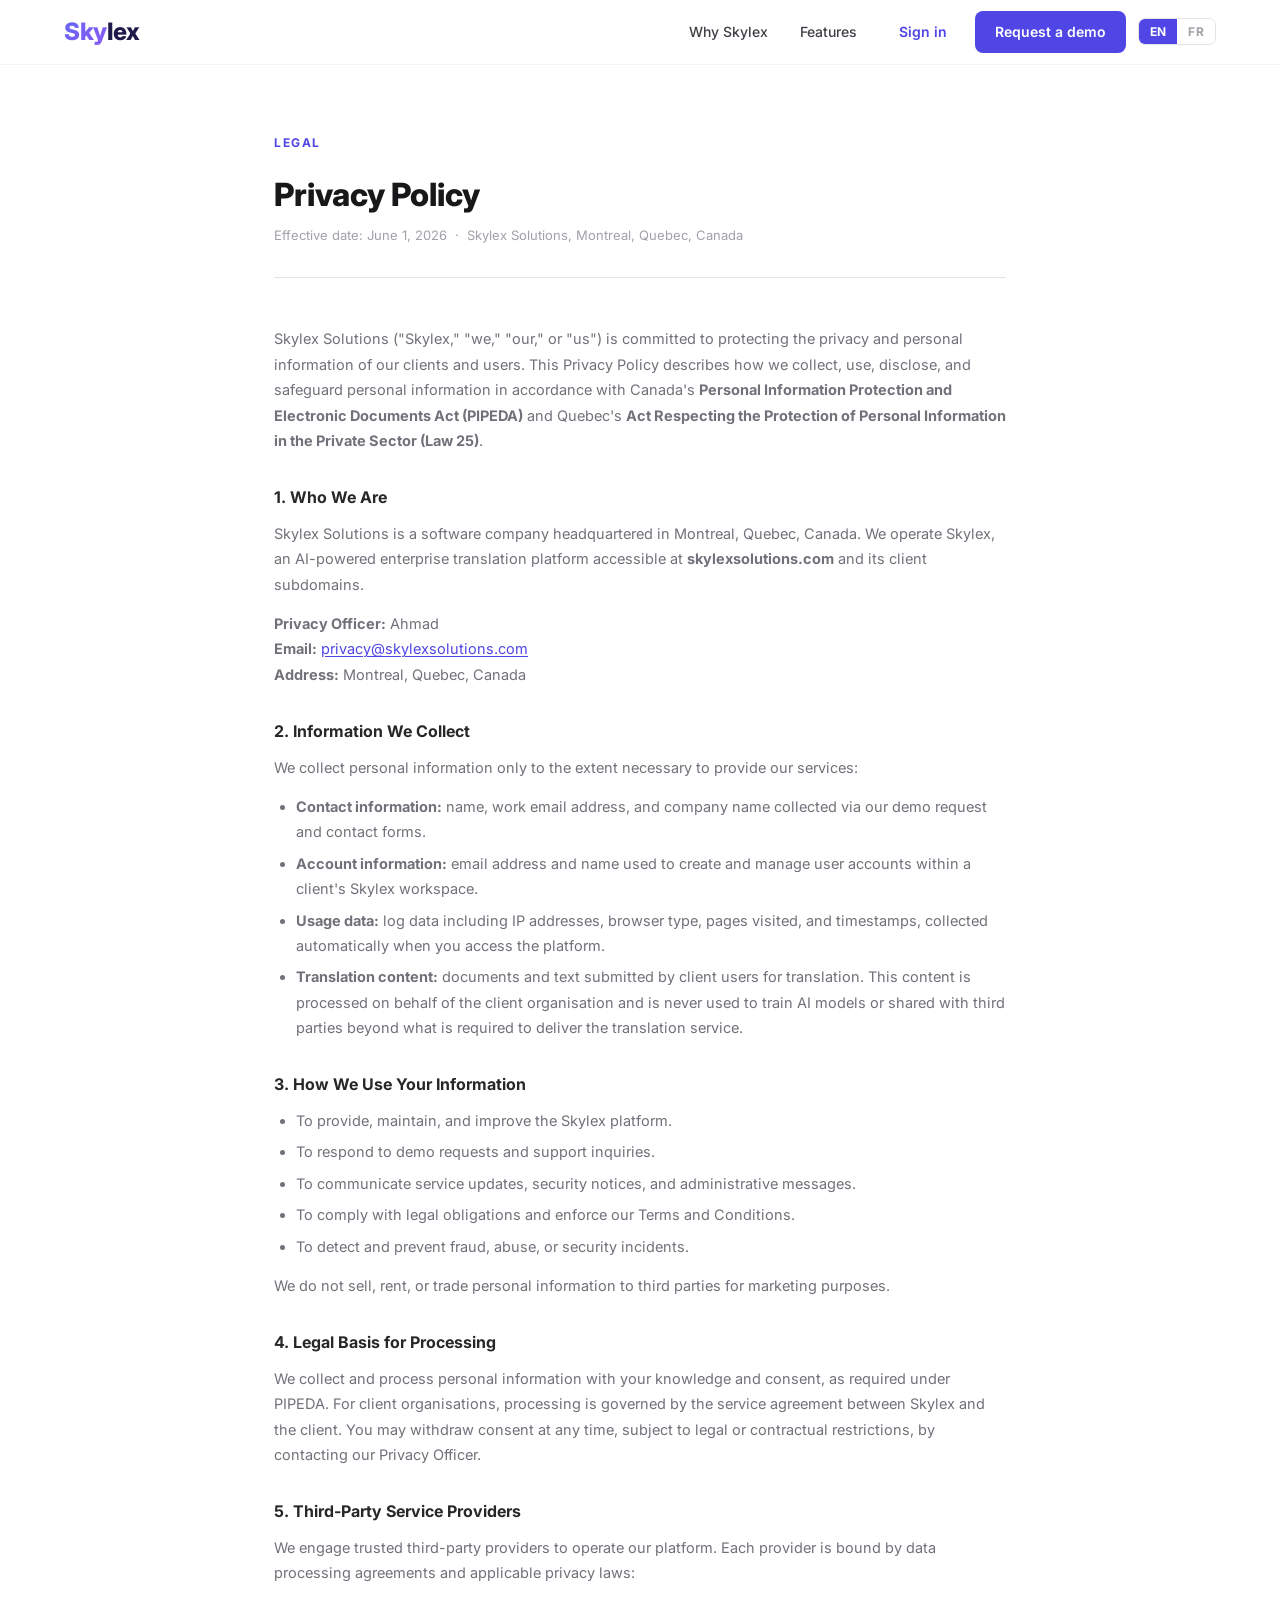
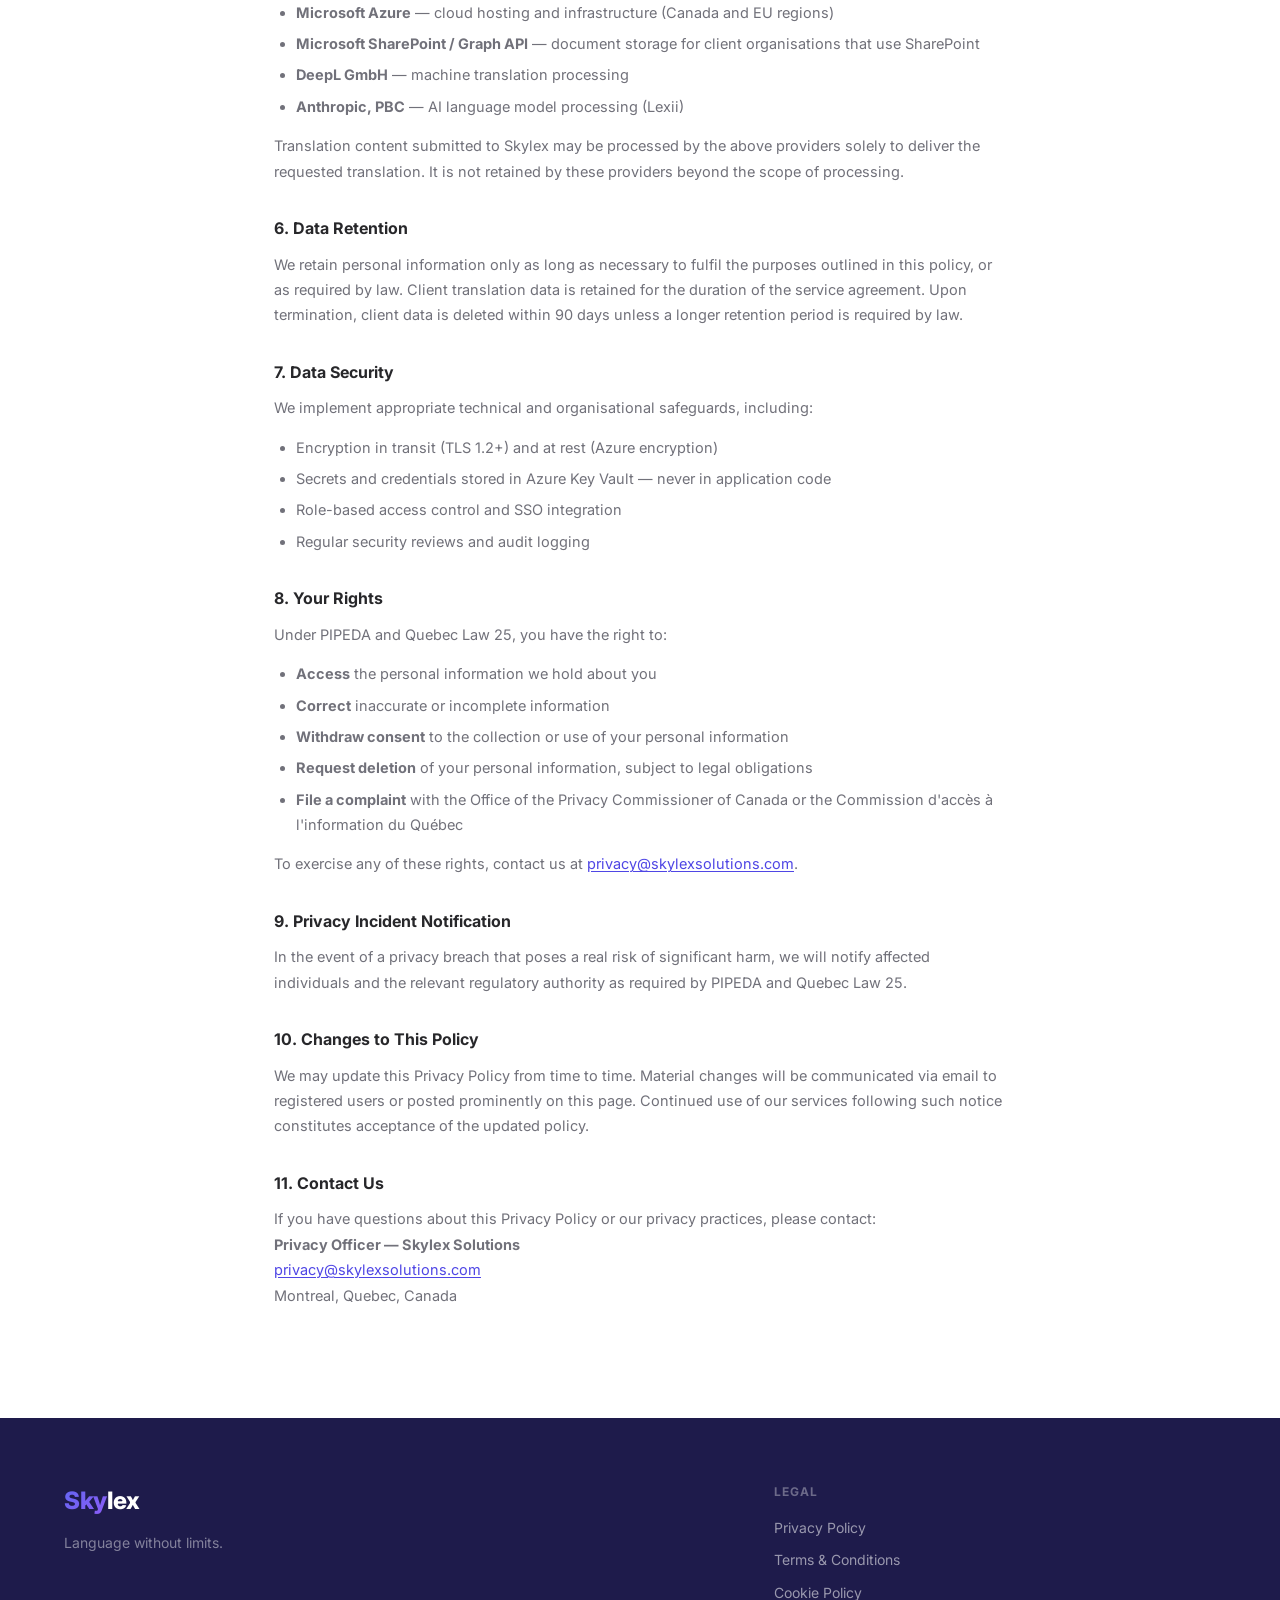
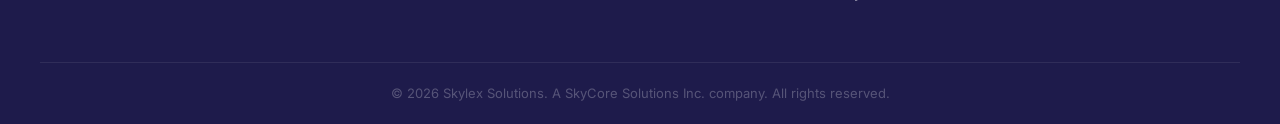
<file: privacy-policy.html>
<!DOCTYPE html>
<html lang="en">
<head>
  <meta charset="UTF-8" />
  <meta name="viewport" content="width=device-width, initial-scale=1.0" />
  <title>Privacy Policy — Skylex</title>
  <link rel="preconnect" href="https://fonts.googleapis.com" />
  <link rel="preconnect" href="https://fonts.gstatic.com" crossorigin />
  <link href="https://fonts.googleapis.com/css2?family=Inter:wght@400;500;600;700;800&display=swap" rel="stylesheet" />
  <link rel="stylesheet" href="styles.css" />
  <link rel="stylesheet" href="legal.css" />
</head>
<body>

  <!-- Nav -->
  <header class="nav">
    <div class="container nav__inner">
      <a href="/" class="nav__logo"><span class="logo-sky">Sky</span><span class="logo-lex">lex</span></a>
      <nav class="nav__links">
        <a href="/#why"><span class="lang-en">Why Skylex</span><span class="lang-fr">Pourquoi Skylex</span></a>
        <a href="/#features"><span class="lang-en">Features</span><span class="lang-fr">Fonctionnalités</span></a>
        <a href="/signin" class="btn btn--ghost"><span class="lang-en">Sign in</span><span class="lang-fr">Se connecter</span></a>
        <a href="/#contact" class="btn btn--primary"><span class="lang-en">Request a demo</span><span class="lang-fr">Demander une démo</span></a>
        <div class="lang-switch">
          <button data-lang-btn="en" class="active" onclick="setLang('en')">EN</button>
          <button data-lang-btn="fr" onclick="setLang('fr')">FR</button>
        </div>
      </nav>
      <button class="nav__burger" aria-label="Menu" onclick="toggleMenu()"><span></span><span></span><span></span></button>
    </div>
    <div class="nav__mobile" id="mobileMenu">
      <a href="/#why" onclick="toggleMenu()"><span class="lang-en">Why Skylex</span><span class="lang-fr">Pourquoi Skylex</span></a>
      <a href="/signin" class="btn btn--ghost"><span class="lang-en">Sign in</span><span class="lang-fr">Se connecter</span></a>
      <div class="lang-switch" style="margin:8px 0 0 4px">
        <button data-lang-btn="en" class="active" onclick="setLang('en')">EN</button>
        <button data-lang-btn="fr" onclick="setLang('fr')">FR</button>
      </div>
    </div>
  </header>

  <main class="legal-page">
    <div class="container legal-inner">

      <!-- ── ENGLISH ─────────────────────────────────────────────────────── -->
      <div class="lang-en">
        <div class="legal-header">
          <div class="section-label">Legal</div>
          <h1>Privacy Policy</h1>
          <p class="legal-meta">Effective date: June 1, 2026 &nbsp;·&nbsp; Skylex Solutions, Montreal, Quebec, Canada</p>
        </div>

        <div class="legal-body">
          <p>Skylex Solutions ("Skylex," "we," "our," or "us") is committed to protecting the privacy and personal information of our clients and users. This Privacy Policy describes how we collect, use, disclose, and safeguard personal information in accordance with Canada's <strong>Personal Information Protection and Electronic Documents Act (PIPEDA)</strong> and Quebec's <strong>Act Respecting the Protection of Personal Information in the Private Sector (Law 25)</strong>.</p>

          <h2>1. Who We Are</h2>
          <p>Skylex Solutions is a software company headquartered in Montreal, Quebec, Canada. We operate Skylex, an AI-powered enterprise translation platform accessible at <strong>skylexsolutions.com</strong> and its client subdomains.</p>
          <p><strong>Privacy Officer:</strong> Ahmad<br />
          <strong>Email:</strong> <a href="mailto:privacy@skylexsolutions.com">privacy@skylexsolutions.com</a><br />
          <strong>Address:</strong> Montreal, Quebec, Canada</p>

          <h2>2. Information We Collect</h2>
          <p>We collect personal information only to the extent necessary to provide our services:</p>
          <ul>
            <li><strong>Contact information:</strong> name, work email address, and company name collected via our demo request and contact forms.</li>
            <li><strong>Account information:</strong> email address and name used to create and manage user accounts within a client's Skylex workspace.</li>
            <li><strong>Usage data:</strong> log data including IP addresses, browser type, pages visited, and timestamps, collected automatically when you access the platform.</li>
            <li><strong>Translation content:</strong> documents and text submitted by client users for translation. This content is processed on behalf of the client organisation and is never used to train AI models or shared with third parties beyond what is required to deliver the translation service.</li>
          </ul>

          <h2>3. How We Use Your Information</h2>
          <ul>
            <li>To provide, maintain, and improve the Skylex platform.</li>
            <li>To respond to demo requests and support inquiries.</li>
            <li>To communicate service updates, security notices, and administrative messages.</li>
            <li>To comply with legal obligations and enforce our Terms and Conditions.</li>
            <li>To detect and prevent fraud, abuse, or security incidents.</li>
          </ul>
          <p>We do not sell, rent, or trade personal information to third parties for marketing purposes.</p>

          <h2>4. Legal Basis for Processing</h2>
          <p>We collect and process personal information with your knowledge and consent, as required under PIPEDA. For client organisations, processing is governed by the service agreement between Skylex and the client. You may withdraw consent at any time, subject to legal or contractual restrictions, by contacting our Privacy Officer.</p>

          <h2>5. Third-Party Service Providers</h2>
          <p>We engage trusted third-party providers to operate our platform. Each provider is bound by data processing agreements and applicable privacy laws:</p>
          <ul>
            <li><strong>Microsoft Azure</strong> — cloud hosting and infrastructure (Canada and EU regions)</li>
            <li><strong>Microsoft SharePoint / Graph API</strong> — document storage for client organisations that use SharePoint</li>
            <li><strong>DeepL GmbH</strong> — machine translation processing</li>
            <li><strong>Anthropic, PBC</strong> — AI language model processing (Lexii)</li>
          </ul>
          <p>Translation content submitted to Skylex may be processed by the above providers solely to deliver the requested translation. It is not retained by these providers beyond the scope of processing.</p>

          <h2>6. Data Retention</h2>
          <p>We retain personal information only as long as necessary to fulfil the purposes outlined in this policy, or as required by law. Client translation data is retained for the duration of the service agreement. Upon termination, client data is deleted within 90 days unless a longer retention period is required by law.</p>

          <h2>7. Data Security</h2>
          <p>We implement appropriate technical and organisational safeguards, including:</p>
          <ul>
            <li>Encryption in transit (TLS 1.2+) and at rest (Azure encryption)</li>
            <li>Secrets and credentials stored in Azure Key Vault — never in application code</li>
            <li>Role-based access control and SSO integration</li>
            <li>Regular security reviews and audit logging</li>
          </ul>

          <h2>8. Your Rights</h2>
          <p>Under PIPEDA and Quebec Law 25, you have the right to:</p>
          <ul>
            <li><strong>Access</strong> the personal information we hold about you</li>
            <li><strong>Correct</strong> inaccurate or incomplete information</li>
            <li><strong>Withdraw consent</strong> to the collection or use of your personal information</li>
            <li><strong>Request deletion</strong> of your personal information, subject to legal obligations</li>
            <li><strong>File a complaint</strong> with the Office of the Privacy Commissioner of Canada or the Commission d'accès à l'information du Québec</li>
          </ul>
          <p>To exercise any of these rights, contact us at <a href="mailto:privacy@skylexsolutions.com">privacy@skylexsolutions.com</a>.</p>

          <h2>9. Privacy Incident Notification</h2>
          <p>In the event of a privacy breach that poses a real risk of significant harm, we will notify affected individuals and the relevant regulatory authority as required by PIPEDA and Quebec Law 25.</p>

          <h2>10. Changes to This Policy</h2>
          <p>We may update this Privacy Policy from time to time. Material changes will be communicated via email to registered users or posted prominently on this page. Continued use of our services following such notice constitutes acceptance of the updated policy.</p>

          <h2>11. Contact Us</h2>
          <p>If you have questions about this Privacy Policy or our privacy practices, please contact:<br />
          <strong>Privacy Officer — Skylex Solutions</strong><br />
          <a href="mailto:privacy@skylexsolutions.com">privacy@skylexsolutions.com</a><br />
          Montreal, Quebec, Canada</p>
        </div>
      </div>

      <!-- ── FRENCH ──────────────────────────────────────────────────────── -->
      <div class="lang-fr">
        <div class="legal-header">
          <div class="section-label">Légal</div>
          <h1>Politique de confidentialité</h1>
          <p class="legal-meta">Date d'entrée en vigueur : 1er juin 2026 &nbsp;·&nbsp; Skylex Solutions, Montréal, Québec, Canada</p>
        </div>

        <div class="legal-body">
          <p>Skylex Solutions (« Skylex », « nous », « notre » ou « nos ») s'engage à protéger la vie privée et les renseignements personnels de ses clients et utilisateurs. La présente politique de confidentialité décrit la façon dont nous collectons, utilisons, divulguons et protégeons les renseignements personnels conformément à la <strong>Loi sur la protection des renseignements personnels et les documents électroniques (LPRPDE)</strong> du Canada et à la <strong>Loi sur la protection des renseignements personnels dans le secteur privé (Loi 25)</strong> du Québec.</p>

          <h2>1. Qui sommes-nous</h2>
          <p>Skylex Solutions est une entreprise logicielle dont le siège social est situé à Montréal, Québec, Canada. Nous exploitons Skylex, une plateforme de traduction d'entreprise propulsée par l'IA, accessible à l'adresse <strong>skylexsolutions.com</strong> et ses sous-domaines clients.</p>
          <p><strong>Responsable de la protection des renseignements personnels :</strong> Ahmad<br />
          <strong>Courriel :</strong> <a href="mailto:privacy@skylexsolutions.com">privacy@skylexsolutions.com</a><br />
          <strong>Adresse :</strong> Montréal, Québec, Canada</p>

          <h2>2. Renseignements collectés</h2>
          <p>Nous collectons des renseignements personnels uniquement dans la mesure nécessaire à la prestation de nos services :</p>
          <ul>
            <li><strong>Coordonnées :</strong> nom, adresse courriel professionnelle et nom de l'entreprise, collectés via nos formulaires de demande de démo et de contact.</li>
            <li><strong>Informations de compte :</strong> adresse courriel et nom utilisés pour créer et gérer les comptes d'utilisateurs au sein de l'espace de travail Skylex d'un client.</li>
            <li><strong>Données d'utilisation :</strong> journaux incluant les adresses IP, le type de navigateur, les pages consultées et les horodatages, collectés automatiquement lors de l'accès à la plateforme.</li>
            <li><strong>Contenu de traduction :</strong> documents et textes soumis par les utilisateurs clients pour traduction. Ce contenu est traité au nom de l'organisation cliente et n'est jamais utilisé pour entraîner des modèles d'IA ni partagé avec des tiers au-delà de ce qui est nécessaire à la prestation du service de traduction.</li>
          </ul>

          <h2>3. Utilisation des renseignements</h2>
          <ul>
            <li>Fournir, maintenir et améliorer la plateforme Skylex.</li>
            <li>Répondre aux demandes de démo et aux demandes de soutien.</li>
            <li>Communiquer les mises à jour de service, les avis de sécurité et les messages administratifs.</li>
            <li>Respecter les obligations légales et appliquer nos Conditions d'utilisation.</li>
            <li>Détecter et prévenir la fraude, les abus ou les incidents de sécurité.</li>
          </ul>
          <p>Nous ne vendons, ne louons ni n'échangeons pas de renseignements personnels à des tiers à des fins de marketing.</p>

          <h2>4. Base juridique du traitement</h2>
          <p>Nous collectons et traitons les renseignements personnels avec votre connaissance et votre consentement, conformément aux exigences de la LPRPDE. Pour les organisations clientes, le traitement est régi par l'accord de service entre Skylex et le client. Vous pouvez retirer votre consentement à tout moment, sous réserve de restrictions légales ou contractuelles, en contactant notre responsable de la protection des renseignements personnels.</p>

          <h2>5. Fournisseurs de services tiers</h2>
          <p>Nous faisons appel à des fournisseurs tiers de confiance pour exploiter notre plateforme. Chaque fournisseur est lié par des accords de traitement des données et les lois applicables en matière de protection de la vie privée :</p>
          <ul>
            <li><strong>Microsoft Azure</strong> — hébergement infonuagique et infrastructure (régions Canada et UE)</li>
            <li><strong>Microsoft SharePoint / API Graph</strong> — stockage de documents pour les organisations clientes qui utilisent SharePoint</li>
            <li><strong>DeepL GmbH</strong> — traitement de traduction automatique</li>
            <li><strong>Anthropic, PBC</strong> — traitement par modèle de langage IA (Lexii)</li>
          </ul>

          <h2>6. Conservation des données</h2>
          <p>Nous conservons les renseignements personnels uniquement aussi longtemps que nécessaire pour atteindre les objectifs décrits dans la présente politique, ou tel que requis par la loi. Les données de traduction des clients sont conservées pendant la durée de l'accord de service. À la résiliation, les données des clients sont supprimées dans les 90 jours, sauf si une période de conservation plus longue est requise par la loi.</p>

          <h2>7. Sécurité des données</h2>
          <p>Nous mettons en œuvre des mesures de protection techniques et organisationnelles appropriées, notamment :</p>
          <ul>
            <li>Chiffrement en transit (TLS 1.2+) et au repos (chiffrement Azure)</li>
            <li>Secrets et identifiants stockés dans Azure Key Vault — jamais dans le code applicatif</li>
            <li>Contrôle d'accès basé sur les rôles et intégration SSO</li>
            <li>Révisions de sécurité régulières et journalisation des audits</li>
          </ul>

          <h2>8. Vos droits</h2>
          <p>En vertu de la LPRPDE et de la Loi 25 du Québec, vous avez le droit de :</p>
          <ul>
            <li><strong>Accéder</strong> aux renseignements personnels que nous détenons à votre sujet</li>
            <li><strong>Corriger</strong> les renseignements inexacts ou incomplets</li>
            <li><strong>Retirer votre consentement</strong> à la collecte ou à l'utilisation de vos renseignements personnels</li>
            <li><strong>Demander la suppression</strong> de vos renseignements personnels, sous réserve d'obligations légales</li>
            <li><strong>Déposer une plainte</strong> auprès du Commissariat à la protection de la vie privée du Canada ou de la Commission d'accès à l'information du Québec</li>
          </ul>

          <h2>9. Notification d'incident de confidentialité</h2>
          <p>En cas d'atteinte à la protection des renseignements personnels présentant un risque réel de préjudice grave, nous aviserons les personnes concernées et l'autorité réglementaire compétente, conformément à la LPRPDE et à la Loi 25 du Québec.</p>

          <h2>10. Modifications de la présente politique</h2>
          <p>Nous pouvons mettre à jour cette politique de confidentialité de temps à autre. Les changements importants seront communiqués par courriel aux utilisateurs enregistrés ou affichés de manière bien visible sur cette page.</p>

          <h2>11. Nous contacter</h2>
          <p>Pour toute question concernant cette politique ou nos pratiques en matière de confidentialité :<br />
          <strong>Responsable de la protection des renseignements personnels — Skylex Solutions</strong><br />
          <a href="mailto:privacy@skylexsolutions.com">privacy@skylexsolutions.com</a><br />
          Montréal, Québec, Canada</p>
        </div>
      </div>

    </div>
  </main>

  <footer class="footer">
    <div class="container footer__inner">
      <div class="footer__brand">
        <a href="/" class="nav__logo"><span class="logo-sky">Sky</span><span class="logo-lex">lex</span></a>
        <p><span class="lang-en">Language without limits.</span><span class="lang-fr">La langue sans limites.</span></p>
      </div>
      <div class="footer__links">
        <div>
          <h4><span class="lang-en">Legal</span><span class="lang-fr">Légal</span></h4>
          <a href="/privacy-policy"><span class="lang-en">Privacy Policy</span><span class="lang-fr">Politique de confidentialité</span></a>
          <a href="/terms"><span class="lang-en">Terms &amp; Conditions</span><span class="lang-fr">Conditions d'utilisation</span></a>
          <a href="/cookies"><span class="lang-en">Cookie Policy</span><span class="lang-fr">Politique de cookies</span></a>
        </div>
      </div>
    </div>
    <div class="footer__bottom">
      <div class="container">
        <p><span class="lang-en">&copy; 2026 Skylex Solutions. A SkyCore Solutions Inc. company. All rights reserved.</span><span class="lang-fr">&copy; 2026 Skylex Solutions. Une société de SkyCore Solutions Inc. Tous droits réservés.</span></p>
      </div>
    </div>
  </footer>

  <script src="lang.js"></script>
  <script>
    function toggleMenu() { document.getElementById('mobileMenu').classList.toggle('open'); }
  </script>
</body>
</html>
</file>
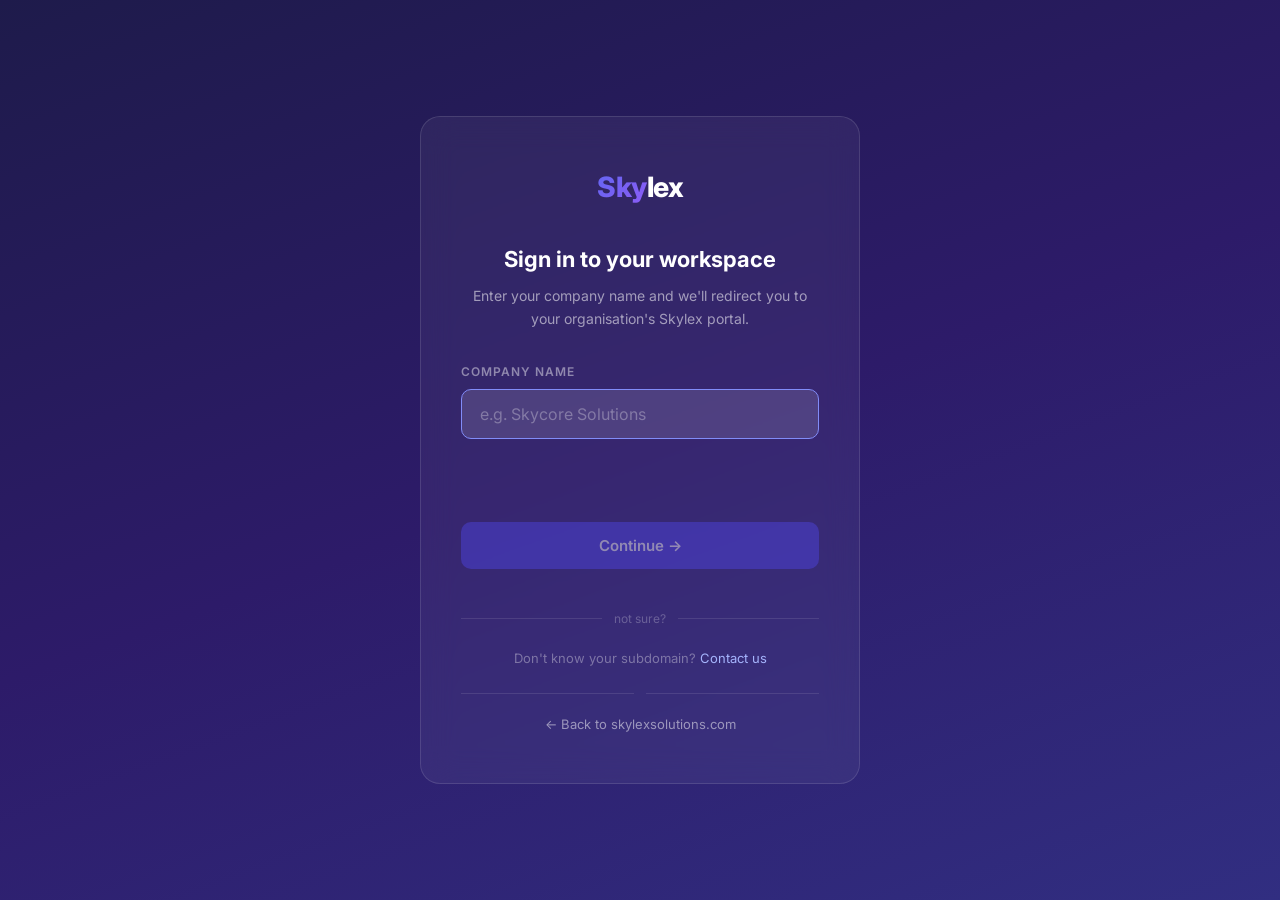
<file: signin.html>
<!DOCTYPE html>
<html lang="en">
<head>
  <meta charset="UTF-8" />
  <meta name="viewport" content="width=device-width, initial-scale=1.0" />
  <title>Sign in — Skylex</title>
  <link rel="preconnect" href="https://fonts.googleapis.com" />
  <link rel="preconnect" href="https://fonts.gstatic.com" crossorigin />
  <link href="https://fonts.googleapis.com/css2?family=Inter:wght@400;500;600;700;800&display=swap" rel="stylesheet" />
  <link rel="stylesheet" href="styles.css" />
  <style>
    body { background: linear-gradient(160deg, var(--indigo-950) 0%, #2d1b69 50%, var(--indigo-900) 100%); min-height: 100vh; display: flex; flex-direction: column; }
    .signin-wrap { flex: 1; display: flex; align-items: center; justify-content: center; padding: 40px 24px; }
    .signin-card {
      background: rgba(255,255,255,.05);
      border: 1px solid rgba(255,255,255,.12);
      backdrop-filter: blur(16px);
      border-radius: 20px;
      padding: 48px 40px;
      width: 100%;
      max-width: 440px;
      text-align: center;
    }
    .signin-logo { margin-bottom: 32px; }
    .signin-logo a { font-size: 28px; font-weight: 800; text-decoration: none; letter-spacing: -.5px; }
    .signin-title { font-size: 22px; font-weight: 700; color: var(--white); margin-bottom: 8px; }
    .signin-sub { font-size: 14px; color: rgba(255,255,255,.55); margin-bottom: 32px; line-height: 1.6; }
    .signin-field { text-align: left; margin-bottom: 16px; }
    .signin-field label { display: block; font-size: 12px; font-weight: 600; text-transform: uppercase; letter-spacing: 1px; color: rgba(255,255,255,.45); margin-bottom: 8px; }
    .signin-input {
      width: 100%;
      padding: 14px 18px;
      border-radius: 10px;
      border: 1.5px solid rgba(255,255,255,.15);
      background: rgba(255,255,255,.08);
      color: var(--white);
      font-size: 16px;
      font-family: var(--font);
      outline: none;
      transition: border .15s, background .15s;
    }
    .signin-input::placeholder { color: rgba(255,255,255,.3); }
    .signin-input:focus { border-color: var(--indigo-400); background: rgba(255,255,255,.12); }

    /* URL preview */
    .signin-preview {
      display: flex;
      align-items: center;
      gap: 6px;
      padding: 10px 14px;
      background: rgba(255,255,255,.06);
      border: 1px solid rgba(255,255,255,.1);
      border-radius: 8px;
      margin-bottom: 24px;
      min-height: 40px;
      transition: opacity .2s;
    }
    .signin-preview.hidden { opacity: 0; pointer-events: none; }
    .preview-arrow { color: rgba(255,255,255,.3); font-size: 13px; flex-shrink: 0; }
    .preview-url { font-size: 13px; font-family: monospace; color: var(--indigo-300); word-break: break-all; text-align: left; }
    .preview-slug { color: var(--white); font-weight: 700; }

    .signin-btn {
      width: 100%;
      padding: 14px;
      border-radius: 10px;
      background: var(--indigo-600);
      color: var(--white);
      font-size: 15px;
      font-weight: 600;
      border: none;
      cursor: pointer;
      font-family: var(--font);
      transition: background .15s, transform .1s, opacity .15s;
      margin-bottom: 20px;
    }
    .signin-btn:hover:not(:disabled) { background: var(--indigo-500); transform: translateY(-1px); }
    .signin-btn:disabled { opacity: .45; cursor: not-allowed; transform: none; }

    .signin-error {
      font-size: 13px;
      color: #fca5a5;
      background: rgba(239,68,68,.12);
      border: 1px solid rgba(239,68,68,.25);
      border-radius: 8px;
      padding: 10px 14px;
      margin-bottom: 16px;
      display: none;
    }
    .signin-error.show { display: block; }

    .signin-back { font-size: 13px; color: rgba(255,255,255,.35); }
    .signin-back a { color: rgba(255,255,255,.5); text-decoration: none; transition: color .15s; }
    .signin-back a:hover { color: var(--indigo-300); }

    .signin-divider { display: flex; align-items: center; gap: 12px; margin: 20px 0; }
    .signin-divider span { font-size: 12px; color: rgba(255,255,255,.25); white-space: nowrap; }
    .signin-divider::before, .signin-divider::after { content: ''; flex: 1; height: 1px; background: rgba(255,255,255,.1); }

    .signin-contact { font-size: 13px; color: rgba(255,255,255,.35); }
    .signin-contact a { color: var(--indigo-300); text-decoration: none; cursor: pointer; }
    .signin-contact a:hover { text-decoration: underline; }

    /* ── Contact modal ────────────────────────────────────────────────────── */
    .modal-overlay {
      position: fixed; inset: 0;
      background: rgba(0,0,0,.6);
      backdrop-filter: blur(4px);
      display: flex; align-items: center; justify-content: center;
      z-index: 999;
      padding: 24px;
      opacity: 0; pointer-events: none;
      transition: opacity .2s;
    }
    .modal-overlay.open { opacity: 1; pointer-events: all; }
    .modal {
      background: #1e1b4b;
      border: 1px solid rgba(255,255,255,.15);
      border-radius: 16px;
      padding: 32px;
      width: 100%;
      max-width: 380px;
      transform: translateY(12px);
      transition: transform .2s;
    }
    .modal-overlay.open .modal { transform: translateY(0); }
    .modal-title { font-size: 17px; font-weight: 700; color: var(--white); margin-bottom: 6px; }
    .modal-sub { font-size: 13px; color: rgba(255,255,255,.45); margin-bottom: 24px; line-height: 1.5; }
    .modal-field { margin-bottom: 14px; text-align: left; }
    .modal-field label {
      display: block; font-size: 11px; font-weight: 600;
      text-transform: uppercase; letter-spacing: 1px;
      color: rgba(255,255,255,.4); margin-bottom: 6px;
    }
    .modal-field label .req { color: #f87171; margin-left: 2px; }
    .modal-input {
      width: 100%; padding: 11px 14px;
      border-radius: 8px;
      border: 1.5px solid rgba(255,255,255,.12);
      background: rgba(255,255,255,.07);
      color: var(--white); font-size: 14px;
      font-family: var(--font); outline: none;
      transition: border .15s, background .15s;
    }
    .modal-input::placeholder { color: rgba(255,255,255,.25); }
    .modal-input:focus { border-color: var(--indigo-400); background: rgba(255,255,255,.11); }
    .modal-input.invalid { border-color: #f87171; }
    .modal-actions { display: flex; gap: 10px; margin-top: 20px; }
    .modal-cancel {
      flex: 1; padding: 11px; border-radius: 8px;
      background: transparent; border: 1.5px solid rgba(255,255,255,.15);
      color: rgba(255,255,255,.5); font-size: 14px; font-weight: 600;
      font-family: var(--font); cursor: pointer; transition: all .15s;
    }
    .modal-cancel:hover { border-color: rgba(255,255,255,.3); color: rgba(255,255,255,.8); }
    .modal-send {
      flex: 2; padding: 11px; border-radius: 8px;
      background: var(--indigo-600); border: none;
      color: var(--white); font-size: 14px; font-weight: 600;
      font-family: var(--font); cursor: pointer; transition: background .15s;
    }
    .modal-send:hover:not(:disabled) { background: var(--indigo-500); }
    .modal-send:disabled { opacity: .45; cursor: not-allowed; }
    .modal-success {
      text-align: center; padding: 12px 0 4px;
      font-size: 14px; color: #86efac;
    }
  </style>
</head>
<body>

  <div class="signin-wrap">
    <div class="signin-card">

      <!-- Logo -->
      <div class="signin-logo">
        <a href="/">
          <span class="logo-sky">Sky</span><span style="color:white">lex</span>
        </a>
      </div>

      <h1 class="signin-title">Sign in to your workspace</h1>
      <p class="signin-sub">Enter your company name and we'll redirect you to your organisation's Skylex portal.</p>

      <!-- Form -->
      <form onsubmit="handleSignin(event)">
        <div class="signin-field">
          <label for="company">Company name</label>
          <input
            id="company"
            class="signin-input"
            type="text"
            placeholder="e.g. Skycore Solutions"
            autocomplete="organization"
            autofocus
            oninput="updatePreview()"
          />
        </div>

        <!-- Live URL preview -->
        <div class="signin-preview hidden" id="preview">
          <span class="preview-arrow">→</span>
          <span class="preview-url">
            <span class="preview-slug" id="previewSlug"></span>.skylexsolutions.com
          </span>
        </div>

        <!-- Error -->
        <div class="signin-error" id="error">Please enter your company name.</div>

        <button type="submit" class="signin-btn" id="submitBtn" disabled>
          Continue →
        </button>
      </form>

      <div class="signin-divider"><span>not sure?</span></div>
      <p class="signin-contact">
        Don't know your subdomain? <a onclick="openModal()">Contact us</a>
      </p>

      <!-- Contact modal -->
      <div class="modal-overlay" id="modalOverlay" onclick="closeOnBackdrop(event)">
        <div class="modal">
          <p class="modal-title">Get your subdomain</p>
          <p class="modal-sub">Fill in your details and we'll get back to you with your company's Skylex access.</p>

          <div id="modalForm">
            <div class="modal-field">
              <label>Full name</label>
              <input id="mName" class="modal-input" type="text" placeholder="Jane Smith" />
            </div>
            <div class="modal-field">
              <label>Work email <span class="req">*</span></label>
              <input id="mEmail" class="modal-input" type="email" placeholder="jane@company.com" />
            </div>
            <div class="modal-field">
              <label>Company name <span class="req">*</span></label>
              <input id="mCompany" class="modal-input" type="text" placeholder="Acme Corp" />
            </div>
            <div class="modal-actions">
              <button class="modal-cancel" onclick="closeModal()">Cancel</button>
              <button class="modal-send" onclick="sendContact()">Send →</button>
            </div>
          </div>

          <div class="modal-success" id="modalSuccess" style="display:none">
            ✓ Message sent! We'll be in touch shortly.
          </div>
        </div>
      </div>

      <div class="signin-divider" style="margin-top:24px"></div>
      <p class="signin-back"><a href="/">← Back to skylexsolutions.com</a></p>

    </div>
  </div>

  <script>
    const BASE_DOMAIN = 'skylexsolutions.com';

    /** Convert a company name to a URL-safe subdomain slug.
     *  "Skycore Solutions Inc." → "skycoresolutions"
     *  "Acme Corp."            → "acmecorp"
     */
    function toSlug(name) {
      return name
        .toLowerCase()
        // Strip common legal suffixes
        .replace(/\b(inc\.?|ltd\.?|llc\.?|corp\.?|co\.?|group|international|int'?l\.?)\s*$/gi, '')
        // Keep only letters and numbers
        .replace(/[^a-z0-9]/g, '')
        .trim();
    }

    function updatePreview() {
      const input   = document.getElementById('company');
      const preview = document.getElementById('preview');
      const slug    = document.getElementById('previewSlug');
      const btn     = document.getElementById('submitBtn');
      const error   = document.getElementById('error');

      const raw     = input.value.trim();
      const derived = toSlug(raw);

      error.classList.remove('show');

      if (!raw || !derived) {
        preview.classList.add('hidden');
        btn.disabled = true;
        return;
      }

      slug.textContent = derived;
      preview.classList.remove('hidden');
      btn.disabled = false;
    }

    // ── Contact modal ────────────────────────────────────────────────────────
    function openModal() {
      document.getElementById('modalOverlay').classList.add('open');
      document.getElementById('mName').focus();
    }
    function closeModal() {
      document.getElementById('modalOverlay').classList.remove('open');
      // Reset form
      ['mName','mEmail','mCompany'].forEach(id => {
        const el = document.getElementById(id);
        el.value = '';
        el.classList.remove('invalid');
      });
      document.getElementById('modalForm').style.display = '';
      document.getElementById('modalSuccess').style.display = 'none';
    }
    function closeOnBackdrop(e) {
      if (e.target === document.getElementById('modalOverlay')) closeModal();
    }
    function sendContact() {
      const name    = document.getElementById('mName');
      const email   = document.getElementById('mEmail');
      const company = document.getElementById('mCompany');
      let valid = true;

      // Validate mandatory fields (email + company)
      [email, company].forEach(el => {
        if (!el.value.trim()) { el.classList.add('invalid'); valid = false; }
        else el.classList.remove('invalid');
      });
      name.classList.remove('invalid');

      if (!valid) return;

      // Wire to a real endpoint (Formspree etc.) when ready
      // TODO: wire to info@skylexsolutions.com via Formspree or similar
      console.log('Contact request:', {
        name: name.value.trim(),
        email: email.value.trim(),
        company: company.value.trim(),
      });

      document.getElementById('modalForm').style.display = 'none';
      document.getElementById('modalSuccess').style.display = 'block';

      setTimeout(closeModal, 2500);
    }

    // Close modal on Escape key
    document.addEventListener('keydown', e => {
      if (e.key === 'Escape') closeModal();
    });

    function handleSignin(e) {
      e.preventDefault();

      const raw   = document.getElementById('company').value.trim();
      const slug  = toSlug(raw);
      const error = document.getElementById('error');

      if (!raw || !slug) {
        error.classList.add('show');
        return;
      }

      const url = `https://${slug}.${BASE_DOMAIN}/login`;
      window.location.href = url;
    }
  </script>

</body>
</html>
</file>
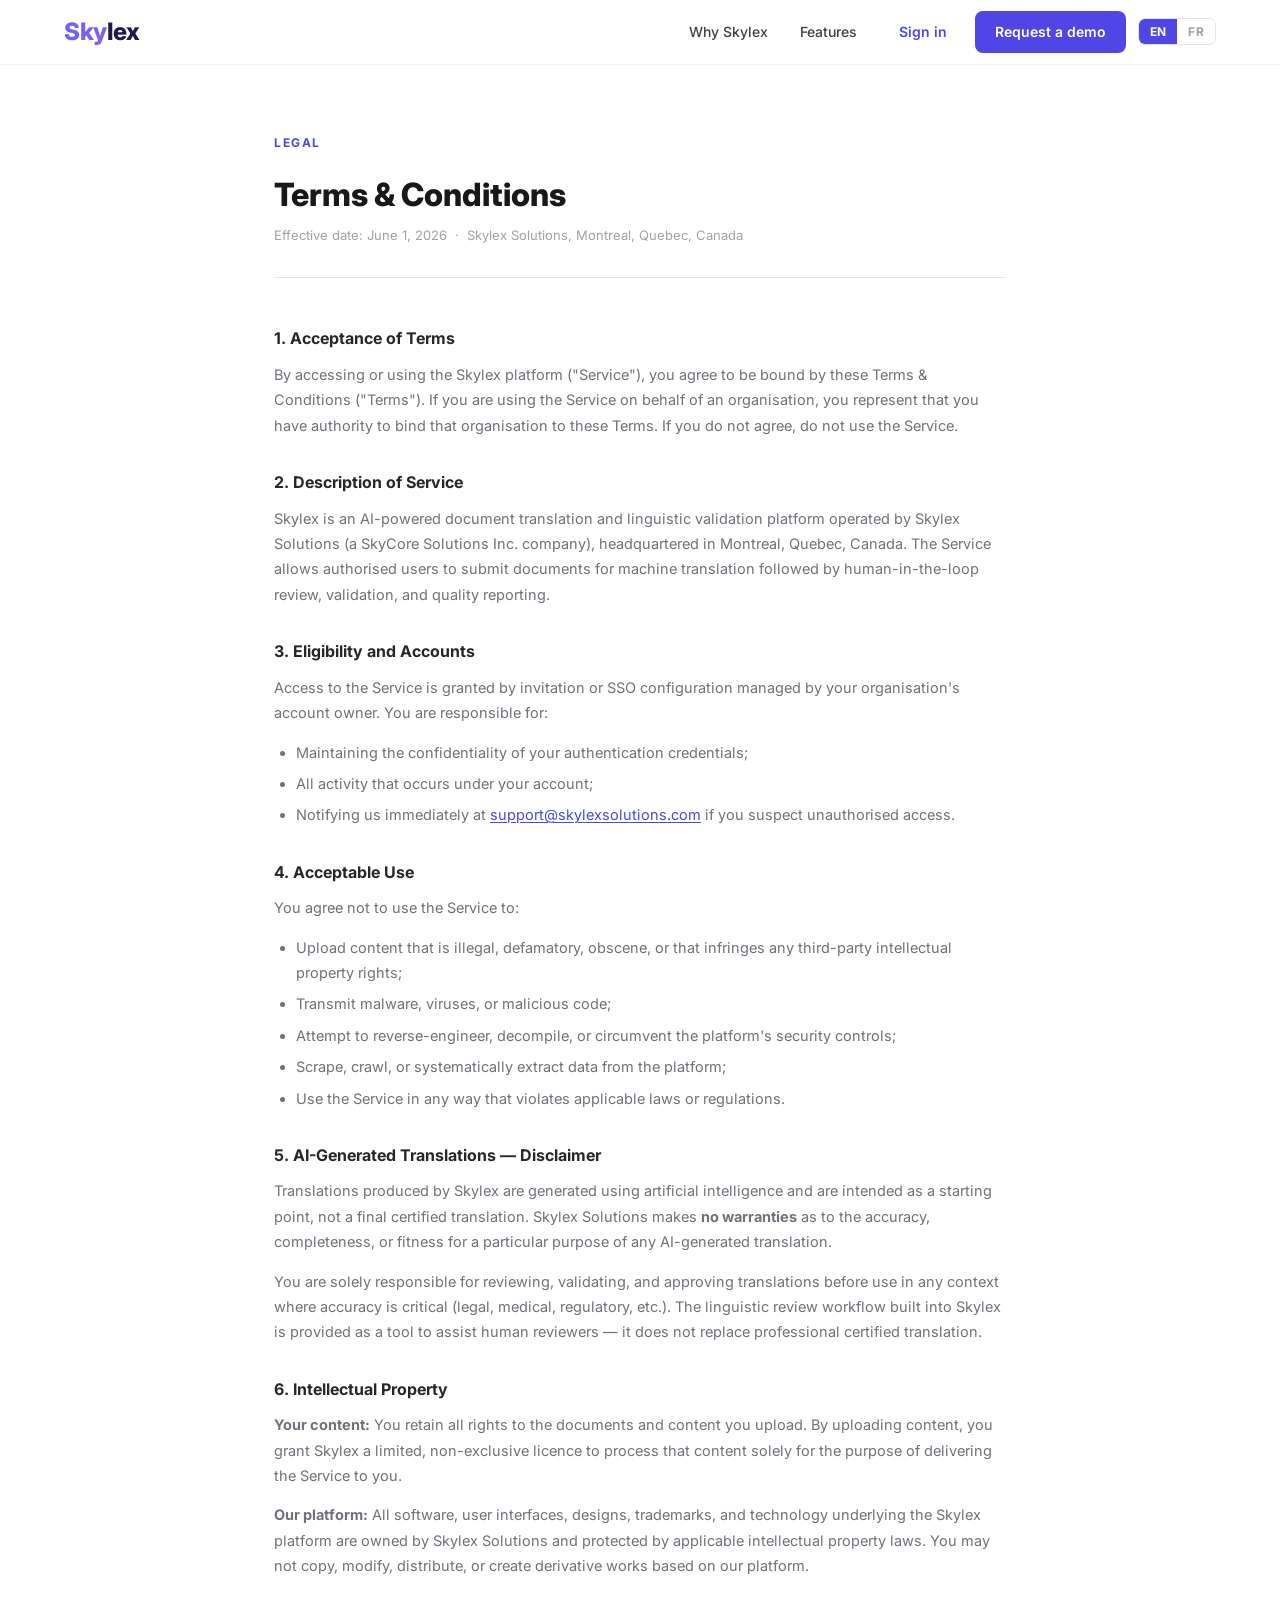
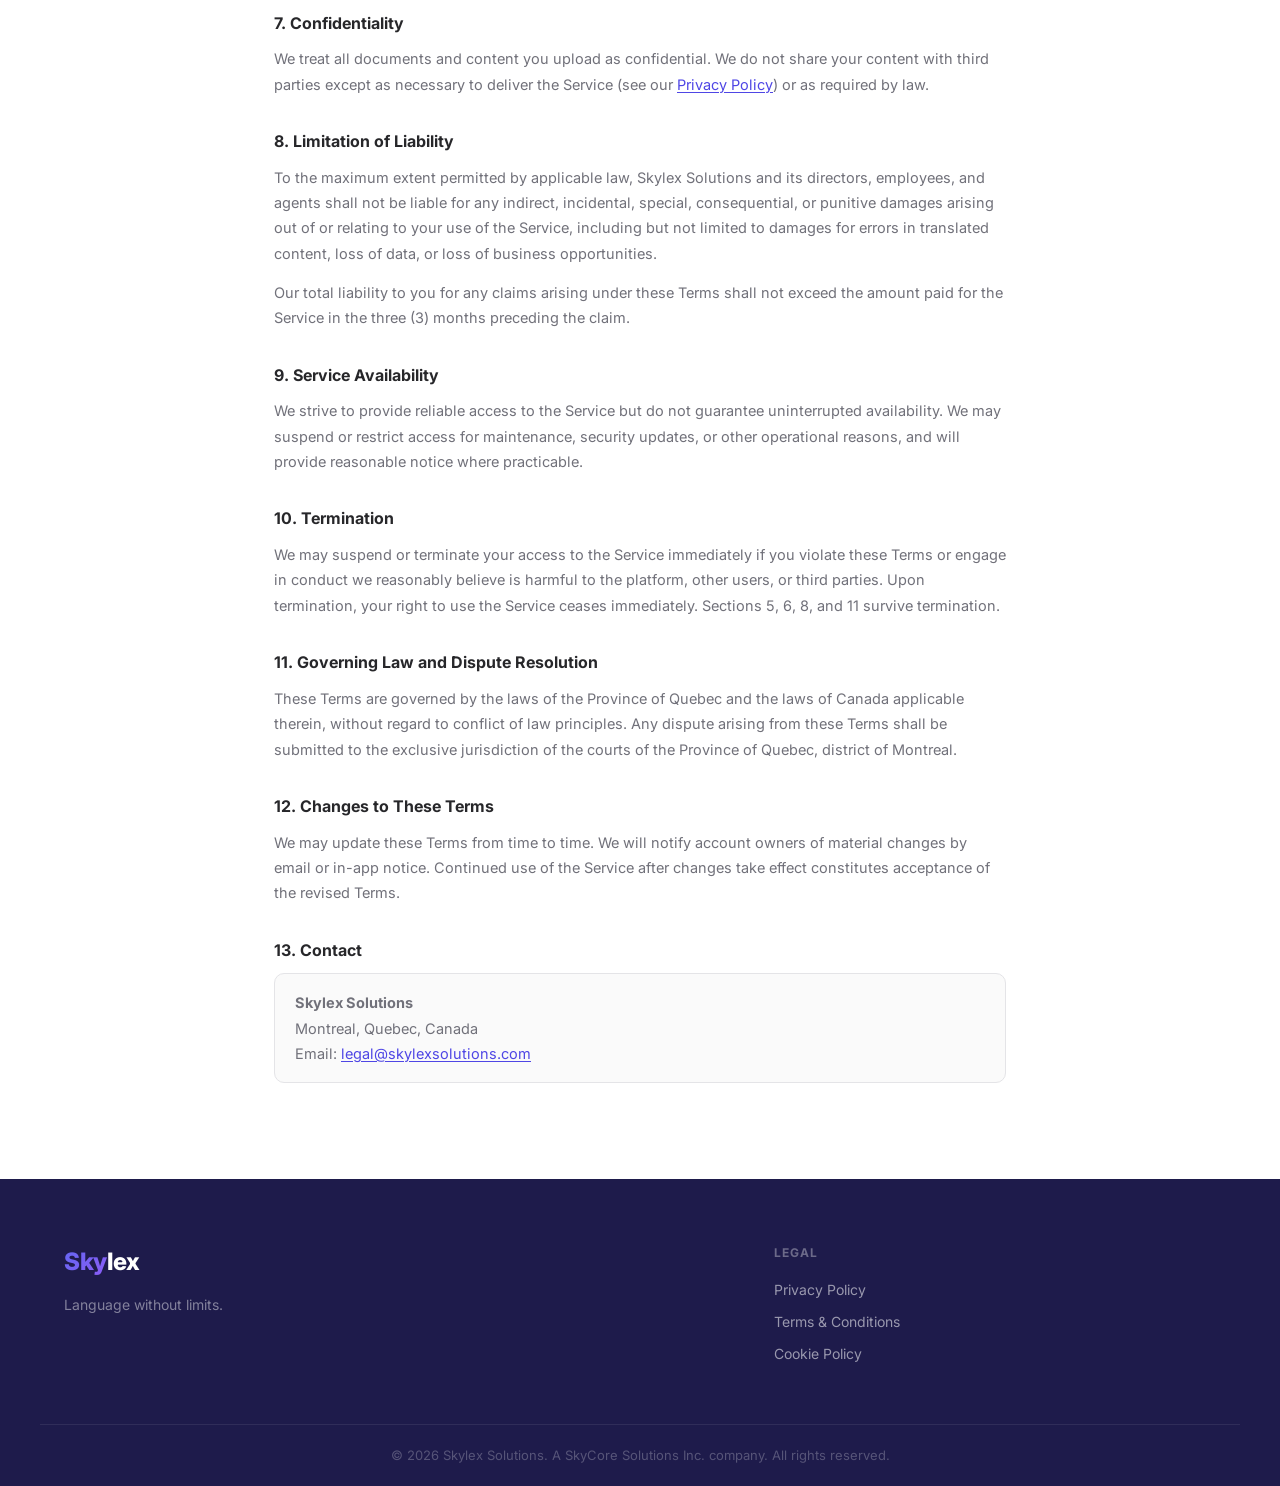
<file: terms.html>
<!DOCTYPE html>
<html lang="en">
<head>
  <meta charset="UTF-8" />
  <meta name="viewport" content="width=device-width, initial-scale=1.0" />
  <title>Terms &amp; Conditions — Skylex</title>
  <meta name="description" content="Terms and Conditions governing the use of the Skylex AI-powered translation platform." />
  <link rel="preconnect" href="https://fonts.googleapis.com" />
  <link rel="preconnect" href="https://fonts.gstatic.com" crossorigin />
  <link href="https://fonts.googleapis.com/css2?family=Inter:wght@400;500;600;700;800&display=swap" rel="stylesheet" />
  <link rel="stylesheet" href="styles.css" />
  <link rel="stylesheet" href="legal.css" />
</head>
<body>

  <!-- Nav -->
  <header class="nav">
    <div class="container nav__inner">
      <a href="/" class="nav__logo"><span class="logo-sky">Sky</span><span class="logo-lex">lex</span></a>
      <nav class="nav__links">
        <a href="/#why"><span class="lang-en">Why Skylex</span><span class="lang-fr">Pourquoi Skylex</span></a>
        <a href="/#features"><span class="lang-en">Features</span><span class="lang-fr">Fonctionnalités</span></a>
        <a href="/signin" class="btn btn--ghost"><span class="lang-en">Sign in</span><span class="lang-fr">Se connecter</span></a>
        <a href="/#contact" class="btn btn--primary"><span class="lang-en">Request a demo</span><span class="lang-fr">Demander une démo</span></a>
        <div class="lang-switch">
          <button data-lang-btn="en" class="active" onclick="setLang('en')">EN</button>
          <button data-lang-btn="fr" onclick="setLang('fr')">FR</button>
        </div>
      </nav>
      <button class="nav__burger" aria-label="Menu" onclick="toggleMenu()"><span></span><span></span><span></span></button>
    </div>
    <div class="nav__mobile" id="mobileMenu">
      <a href="/#why" onclick="toggleMenu()"><span class="lang-en">Why Skylex</span><span class="lang-fr">Pourquoi Skylex</span></a>
      <a href="/signin" class="btn btn--ghost"><span class="lang-en">Sign in</span><span class="lang-fr">Se connecter</span></a>
      <div class="lang-switch" style="margin:8px 0 0 4px">
        <button data-lang-btn="en" class="active" onclick="setLang('en')">EN</button>
        <button data-lang-btn="fr" onclick="setLang('fr')">FR</button>
      </div>
    </div>
  </header>

  <main class="legal-page">
    <div class="container legal-inner">

      <!-- ── ENGLISH ─────────────────────────────────────────────────────── -->
      <div class="lang-en">
        <div class="legal-header">
          <div class="section-label">Legal</div>
          <h1>Terms &amp; Conditions</h1>
          <p class="legal-meta">Effective date: June 1, 2026 &nbsp;·&nbsp; Skylex Solutions, Montreal, Quebec, Canada</p>
        </div>

        <div class="legal-body">
          <h2>1. Acceptance of Terms</h2>
          <p>By accessing or using the Skylex platform ("Service"), you agree to be bound by these Terms &amp; Conditions ("Terms"). If you are using the Service on behalf of an organisation, you represent that you have authority to bind that organisation to these Terms. If you do not agree, do not use the Service.</p>

          <h2>2. Description of Service</h2>
          <p>Skylex is an AI-powered document translation and linguistic validation platform operated by Skylex Solutions (a SkyCore Solutions Inc. company), headquartered in Montreal, Quebec, Canada. The Service allows authorised users to submit documents for machine translation followed by human-in-the-loop review, validation, and quality reporting.</p>

          <h2>3. Eligibility and Accounts</h2>
          <p>Access to the Service is granted by invitation or SSO configuration managed by your organisation's account owner. You are responsible for:</p>
          <ul>
            <li>Maintaining the confidentiality of your authentication credentials;</li>
            <li>All activity that occurs under your account;</li>
            <li>Notifying us immediately at <a href="mailto:support@skylexsolutions.com">support@skylexsolutions.com</a> if you suspect unauthorised access.</li>
          </ul>

          <h2>4. Acceptable Use</h2>
          <p>You agree not to use the Service to:</p>
          <ul>
            <li>Upload content that is illegal, defamatory, obscene, or that infringes any third-party intellectual property rights;</li>
            <li>Transmit malware, viruses, or malicious code;</li>
            <li>Attempt to reverse-engineer, decompile, or circumvent the platform's security controls;</li>
            <li>Scrape, crawl, or systematically extract data from the platform;</li>
            <li>Use the Service in any way that violates applicable laws or regulations.</li>
          </ul>

          <h2>5. AI-Generated Translations — Disclaimer</h2>
          <p>Translations produced by Skylex are generated using artificial intelligence and are intended as a starting point, not a final certified translation. Skylex Solutions makes <strong>no warranties</strong> as to the accuracy, completeness, or fitness for a particular purpose of any AI-generated translation.</p>
          <p>You are solely responsible for reviewing, validating, and approving translations before use in any context where accuracy is critical (legal, medical, regulatory, etc.). The linguistic review workflow built into Skylex is provided as a tool to assist human reviewers — it does not replace professional certified translation.</p>

          <h2>6. Intellectual Property</h2>
          <p><strong>Your content:</strong> You retain all rights to the documents and content you upload. By uploading content, you grant Skylex a limited, non-exclusive licence to process that content solely for the purpose of delivering the Service to you.</p>
          <p><strong>Our platform:</strong> All software, user interfaces, designs, trademarks, and technology underlying the Skylex platform are owned by Skylex Solutions and protected by applicable intellectual property laws. You may not copy, modify, distribute, or create derivative works based on our platform.</p>

          <h2>7. Confidentiality</h2>
          <p>We treat all documents and content you upload as confidential. We do not share your content with third parties except as necessary to deliver the Service (see our <a href="/privacy-policy">Privacy Policy</a>) or as required by law.</p>

          <h2>8. Limitation of Liability</h2>
          <p>To the maximum extent permitted by applicable law, Skylex Solutions and its directors, employees, and agents shall not be liable for any indirect, incidental, special, consequential, or punitive damages arising out of or relating to your use of the Service, including but not limited to damages for errors in translated content, loss of data, or loss of business opportunities.</p>
          <p>Our total liability to you for any claims arising under these Terms shall not exceed the amount paid for the Service in the three (3) months preceding the claim.</p>

          <h2>9. Service Availability</h2>
          <p>We strive to provide reliable access to the Service but do not guarantee uninterrupted availability. We may suspend or restrict access for maintenance, security updates, or other operational reasons, and will provide reasonable notice where practicable.</p>

          <h2>10. Termination</h2>
          <p>We may suspend or terminate your access to the Service immediately if you violate these Terms or engage in conduct we reasonably believe is harmful to the platform, other users, or third parties. Upon termination, your right to use the Service ceases immediately. Sections 5, 6, 8, and 11 survive termination.</p>

          <h2>11. Governing Law and Dispute Resolution</h2>
          <p>These Terms are governed by the laws of the Province of Quebec and the laws of Canada applicable therein, without regard to conflict of law principles. Any dispute arising from these Terms shall be submitted to the exclusive jurisdiction of the courts of the Province of Quebec, district of Montreal.</p>

          <h2>12. Changes to These Terms</h2>
          <p>We may update these Terms from time to time. We will notify account owners of material changes by email or in-app notice. Continued use of the Service after changes take effect constitutes acceptance of the revised Terms.</p>

          <h2>13. Contact</h2>
          <address>
            <strong>Skylex Solutions</strong><br />
            Montreal, Quebec, Canada<br />
            Email: <a href="mailto:legal@skylexsolutions.com">legal@skylexsolutions.com</a>
          </address>
        </div>
      </div>

      <!-- ── FRENCH ──────────────────────────────────────────────────────── -->
      <div class="lang-fr">
        <div class="legal-header">
          <div class="section-label">Légal</div>
          <h1>Conditions d'utilisation</h1>
          <p class="legal-meta">Date d'entrée en vigueur : 1er juin 2026 &nbsp;·&nbsp; Skylex Solutions, Montréal, Québec, Canada</p>
        </div>

        <div class="legal-body">
          <h2>1. Acceptation des conditions</h2>
          <p>En accédant à la plateforme Skylex (le « Service ») ou en l'utilisant, vous acceptez d'être lié par les présentes Conditions d'utilisation (« Conditions »). Si vous utilisez le Service au nom d'une organisation, vous déclarez avoir l'autorité de lier cette organisation aux présentes Conditions. Si vous n'acceptez pas ces Conditions, veuillez ne pas utiliser le Service.</p>

          <h2>2. Description du Service</h2>
          <p>Skylex est une plateforme de traduction de documents et de validation linguistique alimentée par l'intelligence artificielle, exploitée par Skylex Solutions (une société de SkyCore Solutions Inc.), dont le siège social est établi à Montréal, Québec, Canada. Le Service permet aux utilisateurs autorisés de soumettre des documents à la traduction automatique, suivie d'une révision, d'une validation et d'un rapport de qualité avec intervention humaine.</p>

          <h2>3. Admissibilité et comptes</h2>
          <p>L'accès au Service est accordé sur invitation ou par configuration SSO gérée par le propriétaire du compte de votre organisation. Vous êtes responsable de :</p>
          <ul>
            <li>La confidentialité de vos identifiants d'authentification ;</li>
            <li>Toute activité effectuée sous votre compte ;</li>
            <li>Nous aviser immédiatement à <a href="mailto:support@skylexsolutions.com">support@skylexsolutions.com</a> si vous soupçonnez un accès non autorisé.</li>
          </ul>

          <h2>4. Utilisation acceptable</h2>
          <p>Vous vous engagez à ne pas utiliser le Service pour :</p>
          <ul>
            <li>Téléverser du contenu illégal, diffamatoire, obscène ou portant atteinte aux droits de propriété intellectuelle de tiers ;</li>
            <li>Transmettre des logiciels malveillants, des virus ou du code malveillant ;</li>
            <li>Tenter d'effectuer de l'ingénierie inverse, de décompiler ou de contourner les contrôles de sécurité de la plateforme ;</li>
            <li>Extraire ou collecter des données de la plateforme de manière systématique ;</li>
            <li>Utiliser le Service d'une manière contraire aux lois ou réglementations applicables.</li>
          </ul>

          <h2>5. Traductions générées par IA — Avertissement</h2>
          <p>Les traductions produites par Skylex sont générées par intelligence artificielle et constituent un point de départ, non une traduction certifiée finale. Skylex Solutions ne donne <strong>aucune garantie</strong> quant à l'exactitude, l'exhaustivité ou la pertinence d'une traduction générée par IA pour un usage particulier.</p>
          <p>Il vous appartient de vérifier, valider et approuver les traductions avant leur utilisation dans tout contexte où l'exactitude est essentielle (juridique, médical, réglementaire, etc.). Le flux de révision linguistique intégré à Skylex est fourni comme outil d'assistance aux réviseurs humains — il ne remplace pas la traduction certifiée professionnelle.</p>

          <h2>6. Propriété intellectuelle</h2>
          <p><strong>Votre contenu :</strong> Vous conservez tous les droits sur les documents et le contenu que vous téléversez. En téléversant du contenu, vous accordez à Skylex une licence limitée, non exclusive, pour traiter ce contenu uniquement aux fins de la prestation du Service.</p>
          <p><strong>Notre plateforme :</strong> Tous les logiciels, interfaces utilisateur, conceptions, marques de commerce et technologies sous-jacents à la plateforme Skylex appartiennent à Skylex Solutions et sont protégés par les lois applicables en matière de propriété intellectuelle. Vous n'êtes pas autorisé à copier, modifier, distribuer ou créer des œuvres dérivées fondées sur notre plateforme.</p>

          <h2>7. Confidentialité</h2>
          <p>Nous traitons tous les documents et le contenu que vous téléversez comme confidentiels. Nous ne partageons pas votre contenu avec des tiers, sauf si cela est nécessaire pour fournir le Service (voir notre <a href="/privacy-policy">Politique de confidentialité</a>) ou si la loi l'exige.</p>

          <h2>8. Limitation de responsabilité</h2>
          <p>Dans toute la mesure permise par la loi applicable, Skylex Solutions et ses administrateurs, employés et agents ne seront pas responsables des dommages indirects, accessoires, spéciaux, consécutifs ou punitifs découlant de ou liés à votre utilisation du Service, y compris, sans s'y limiter, les dommages liés à des erreurs dans le contenu traduit, à la perte de données ou à la perte d'opportunités commerciales.</p>
          <p>Notre responsabilité totale envers vous pour tout recours découlant des présentes Conditions ne dépassera pas le montant payé pour le Service au cours des trois (3) mois précédant la réclamation.</p>

          <h2>9. Disponibilité du Service</h2>
          <p>Nous nous efforçons de fournir un accès fiable au Service, mais ne garantissons pas une disponibilité ininterrompue. Nous pouvons suspendre ou restreindre l'accès pour des raisons de maintenance, de mises à jour de sécurité ou d'autres raisons opérationnelles, et fournirons un préavis raisonnable lorsque cela est faisable.</p>

          <h2>10. Résiliation</h2>
          <p>Nous pouvons suspendre ou résilier votre accès au Service immédiatement si vous enfreignez les présentes Conditions ou si vous adoptez un comportement que nous estimons raisonnablement préjudiciable à la plateforme, à d'autres utilisateurs ou à des tiers. Après résiliation, votre droit d'utiliser le Service cesse immédiatement. Les articles 5, 6, 8 et 11 survivent à la résiliation.</p>

          <h2>11. Loi applicable et résolution des litiges</h2>
          <p>Les présentes Conditions sont régies par les lois de la province de Québec et les lois du Canada qui y sont applicables, sans égard aux règles de conflits de lois. Tout litige découlant des présentes Conditions sera soumis à la compétence exclusive des tribunaux de la province de Québec, district de Montréal.</p>

          <h2>12. Modifications des présentes Conditions</h2>
          <p>Nous pouvons mettre à jour les présentes Conditions à l'occasion. Nous informerons les propriétaires de compte des modifications importantes par courriel ou par avis dans l'application. L'utilisation continue du Service après l'entrée en vigueur des modifications constitue votre acceptation des Conditions révisées.</p>

          <h2>13. Nous contacter</h2>
          <address>
            <strong>Skylex Solutions</strong><br />
            Montréal, Québec, Canada<br />
            Courriel : <a href="mailto:legal@skylexsolutions.com">legal@skylexsolutions.com</a>
          </address>
        </div>
      </div>

    </div>
  </main>

  <footer class="footer">
    <div class="container footer__inner">
      <div class="footer__brand">
        <a href="/" class="nav__logo"><span class="logo-sky">Sky</span><span class="logo-lex">lex</span></a>
        <p><span class="lang-en">Language without limits.</span><span class="lang-fr">La langue sans limites.</span></p>
      </div>
      <div class="footer__links">
        <div>
          <h4><span class="lang-en">Legal</span><span class="lang-fr">Légal</span></h4>
          <a href="/privacy-policy"><span class="lang-en">Privacy Policy</span><span class="lang-fr">Politique de confidentialité</span></a>
          <a href="/terms"><span class="lang-en">Terms &amp; Conditions</span><span class="lang-fr">Conditions d'utilisation</span></a>
          <a href="/cookies"><span class="lang-en">Cookie Policy</span><span class="lang-fr">Politique de cookies</span></a>
        </div>
      </div>
    </div>
    <div class="footer__bottom">
      <div class="container">
        <p><span class="lang-en">&copy; 2026 Skylex Solutions. A SkyCore Solutions Inc. company. All rights reserved.</span><span class="lang-fr">&copy; 2026 Skylex Solutions. Une société de SkyCore Solutions Inc. Tous droits réservés.</span></p>
      </div>
    </div>
  </footer>

  <script src="lang.js"></script>
  <script>
    function toggleMenu() { document.getElementById('mobileMenu').classList.toggle('open'); }
  </script>
</body>
</html>
</file>
<file: styles.css>
/* ── Language visibility — driven by <html lang="en|fr"> attribute ────────── */
[lang="en"] .lang-fr,
[lang="fr"] .lang-en { display: none !important; }

/* ── Reset & Base ─────────────────────────────────────────────────────────── */
*, *::before, *::after { box-sizing: border-box; margin: 0; padding: 0; }

:root {
  --indigo-50:  #eef2ff;
  --indigo-100: #e0e7ff;
  --indigo-300: #a5b4fc;
  --indigo-400: #818cf8;
  --indigo-500: #6366f1;
  --indigo-600: #4f46e5;
  --indigo-700: #4338ca;
  --indigo-800: #3730a3;
  --indigo-900: #312e81;
  --indigo-950: #1e1b4b;
  --violet-400: #a78bfa;
  --violet-500: #8b5cf6;
  --violet-600: #7c3aed;
  --emerald-500:#10b981;
  --blue-500:   #3b82f6;
  --zinc-50:    #fafafa;
  --zinc-100:   #f4f4f5;
  --zinc-200:   #e4e4e7;
  --zinc-400:   #a1a1aa;
  --zinc-500:   #71717a;
  --zinc-700:   #3f3f46;
  --zinc-800:   #27272a;
  --zinc-900:   #18181b;
  --white:      #ffffff;

  --font: 'Inter', system-ui, sans-serif;
  --radius: 12px;
  --max-w: 1200px;
}

html { scroll-behavior: smooth; }

body {
  font-family: var(--font);
  color: var(--zinc-900);
  background: var(--white);
  line-height: 1.6;
  -webkit-font-smoothing: antialiased;
}

.container {
  max-width: var(--max-w);
  margin: 0 auto;
  padding: 0 24px;
}

/* ── Buttons ──────────────────────────────────────────────────────────────── */
.btn {
  display: inline-flex;
  align-items: center;
  gap: 8px;
  padding: 10px 20px;
  border-radius: 8px;
  font-size: 14px;
  font-weight: 600;
  text-decoration: none;
  cursor: pointer;
  transition: all .15s ease;
  border: none;
  font-family: var(--font);
  white-space: nowrap;
}
.btn--primary {
  background: var(--indigo-600);
  color: var(--white);
}
.btn--primary:hover { background: var(--indigo-700); transform: translateY(-1px); box-shadow: 0 4px 12px rgba(79,70,229,.35); }
.btn--ghost {
  background: transparent;
  color: var(--indigo-600);
  border: 1.5px solid var(--indigo-200);
}
.btn--ghost:hover { background: var(--indigo-50); }
.btn--outline {
  background: transparent;
  color: var(--white);
  border: 1.5px solid rgba(255,255,255,.35);
}
.btn--outline:hover { background: rgba(255,255,255,.1); }
.btn--lg { padding: 13px 28px; font-size: 15px; border-radius: 10px; }

/* ── Nav ──────────────────────────────────────────────────────────────────── */
.nav {
  position: sticky;
  top: 0;
  z-index: 100;
  background: rgba(255,255,255,.85);
  backdrop-filter: blur(12px);
  border-bottom: 1px solid var(--zinc-100);
}
.nav__inner {
  display: flex;
  align-items: center;
  justify-content: space-between;
  height: 64px;
}
.nav__logo {
  font-size: 24px;
  font-weight: 800;
  text-decoration: none;
  letter-spacing: -.5px;
}
.logo-sky { background: linear-gradient(135deg, var(--indigo-500), var(--violet-500)); -webkit-background-clip: text; -webkit-text-fill-color: transparent; background-clip: text; }
.logo-lex { color: var(--indigo-950); }
.nav__links {
  display: flex;
  align-items: center;
  gap: 4px;
}
.nav__links a:not(.btn) {
  padding: 8px 14px;
  font-size: 14px;
  font-weight: 500;
  color: var(--zinc-700);
  text-decoration: none;
  border-radius: 8px;
  transition: all .15s;
}
.nav__links a:not(.btn):hover { color: var(--indigo-600); background: var(--indigo-50); }
.nav__links .btn--ghost { margin-left: 4px; }
.nav__links .btn--primary { margin-left: 4px; }

/* Language switcher */
.lang-switch {
  display: flex;
  border: 1.5px solid var(--zinc-200);
  border-radius: 7px;
  overflow: hidden;
  margin-left: 8px;
  flex-shrink: 0;
}
.lang-switch button {
  padding: 5px 11px;
  font-size: 12px;
  font-weight: 700;
  font-family: var(--font);
  background: transparent;
  border: none;
  cursor: pointer;
  color: var(--zinc-400);
  letter-spacing: .3px;
  transition: all .15s;
}
.lang-switch button.active  { background: var(--indigo-600); color: var(--white); }
.lang-switch button:not(.active):hover { background: var(--indigo-50); color: var(--indigo-600); }

.nav__burger { display: none; flex-direction: column; gap: 5px; cursor: pointer; background: none; border: none; padding: 8px; }
.nav__burger span { display: block; width: 22px; height: 2px; background: var(--zinc-700); border-radius: 2px; transition: all .2s; }
.nav__mobile { display: none; flex-direction: column; gap: 4px; padding: 12px 16px 16px; border-top: 1px solid var(--zinc-100); background: var(--white); }
.nav__mobile a { padding: 10px 12px; font-size: 15px; font-weight: 500; color: var(--zinc-700); text-decoration: none; border-radius: 8px; }
.nav__mobile a:hover { background: var(--indigo-50); color: var(--indigo-600); }
.nav__mobile .btn { margin-top: 4px; justify-content: center; }
.nav__mobile.open { display: flex; }

@media (max-width: 768px) {
  .nav__links { display: none; }
  .nav__burger { display: flex; }
}

/* ── Hero ─────────────────────────────────────────────────────────────────── */
.hero {
  position: relative;
  background: linear-gradient(160deg, var(--indigo-950) 0%, #2d1b69 50%, var(--indigo-900) 100%);
  overflow: hidden;
  padding: 100px 0 120px;
}
.hero__glow {
  position: absolute;
  top: -200px; left: 50%;
  transform: translateX(-50%);
  width: 800px; height: 800px;
  background: radial-gradient(circle, rgba(139,92,246,.25) 0%, transparent 70%);
  pointer-events: none;
}
.hero__inner { position: relative; z-index: 1; text-align: center; }
.hero__badge {
  display: inline-flex;
  align-items: center;
  gap: 8px;
  padding: 6px 16px;
  border-radius: 100px;
  background: rgba(165,180,252,.12);
  border: 1px solid rgba(165,180,252,.25);
  color: var(--indigo-300);
  font-size: 13px;
  font-weight: 500;
  margin-bottom: 28px;
}
.badge-dot {
  width: 7px; height: 7px;
  background: var(--violet-400);
  border-radius: 50%;
  box-shadow: 0 0 8px var(--violet-400);
  animation: pulse 2s infinite;
}
@keyframes pulse {
  0%, 100% { opacity: 1; }
  50% { opacity: .5; }
}
.hero__headline {
  font-size: clamp(52px, 8vw, 88px);
  font-weight: 800;
  line-height: 1.05;
  letter-spacing: -2px;
  color: var(--white);
  margin-bottom: 24px;
}
.gradient-text {
  background: linear-gradient(135deg, var(--indigo-300) 0%, var(--violet-400) 100%);
  -webkit-background-clip: text;
  -webkit-text-fill-color: transparent;
  background-clip: text;
}
.hero__sub {
  max-width: 600px;
  margin: 0 auto 40px;
  font-size: 18px;
  color: rgba(255,255,255,.7);
  line-height: 1.7;
}
.hero__ctas {
  display: flex;
  gap: 12px;
  justify-content: center;
  flex-wrap: wrap;
  margin-bottom: 56px;
}
.hero__integrations {
  display: flex;
  align-items: center;
  gap: 12px;
  justify-content: center;
  flex-wrap: wrap;
  color: rgba(255,255,255,.4);
  font-size: 13px;
}
.integrations-list { display: flex; gap: 8px; flex-wrap: wrap; justify-content: center; }
.integration-tag {
  padding: 4px 12px;
  background: rgba(255,255,255,.08);
  border: 1px solid rgba(255,255,255,.12);
  border-radius: 100px;
  color: rgba(255,255,255,.6);
  font-size: 12px;
  font-weight: 500;
}

/* ── Section shared ───────────────────────────────────────────────────────── */
.section-label {
  display: inline-block;
  font-size: 12px;
  font-weight: 700;
  text-transform: uppercase;
  letter-spacing: 1.5px;
  color: var(--indigo-600);
  margin-bottom: 12px;
}
.section-title {
  font-size: clamp(28px, 4vw, 42px);
  font-weight: 800;
  letter-spacing: -1px;
  line-height: 1.15;
  color: var(--zinc-900);
  margin-bottom: 16px;
}
.section-sub {
  max-width: 580px;
  color: var(--zinc-500);
  font-size: 17px;
  line-height: 1.7;
  margin-bottom: 56px;
}

/* ── Why ──────────────────────────────────────────────────────────────────── */
.why {
  padding: 96px 0;
  background: var(--zinc-50);
}
.why__grid {
  display: grid;
  grid-template-columns: 1fr auto 1fr;
  gap: 0;
  align-items: start;
}
.why__card {
  padding: 32px;
  border-radius: var(--radius);
  border: 1.5px solid var(--zinc-200);
  background: var(--white);
}
.why__card--solution { border-color: var(--indigo-200); background: var(--indigo-50); }
.why__card-label {
  font-size: 12px;
  font-weight: 700;
  text-transform: uppercase;
  letter-spacing: 1px;
  margin-bottom: 20px;
  color: var(--zinc-400);
}
.why__card--solution .why__card-label { color: var(--indigo-500); }
.why__list { list-style: none; display: flex; flex-direction: column; gap: 12px; }
.why__list li {
  display: flex;
  align-items: flex-start;
  gap: 10px;
  font-size: 15px;
  color: var(--zinc-700);
  line-height: 1.5;
}
.why__list li::before { content: ''; display: block; flex-shrink: 0; margin-top: 6px; width: 8px; height: 8px; border-radius: 50%; }
.why__list--bad li::before { background: var(--zinc-400); }
.why__list--good li::before { background: var(--indigo-500); }
.why__divider {
  display: flex;
  align-items: center;
  justify-content: center;
  padding: 0 24px;
  padding-top: 80px;
}
.why__arrow {
  width: 44px; height: 44px;
  background: var(--indigo-600);
  color: var(--white);
  border-radius: 50%;
  display: flex;
  align-items: center;
  justify-content: center;
  font-size: 20px;
  font-weight: 700;
  flex-shrink: 0;
}

@media (max-width: 768px) {
  .why__grid { grid-template-columns: 1fr; }
  .why__divider { padding: 16px 0; }
  .why__arrow { transform: rotate(90deg); }
}

/* ── How it works ─────────────────────────────────────────────────────────── */
.how {
  padding: 96px 0;
  background: var(--white);
}
.steps {
  display: grid;
  grid-template-columns: 1fr auto 1fr auto 1fr;
  gap: 0;
  align-items: start;
  margin-top: 8px;
}
.step {
  padding: 32px 24px;
  text-align: center;
}
.step__num {
  font-size: 48px;
  font-weight: 800;
  color: var(--indigo-100);
  line-height: 1;
  margin-bottom: 16px;
  letter-spacing: -2px;
}
.step h3 {
  font-size: 20px;
  font-weight: 700;
  color: var(--zinc-900);
  margin-bottom: 12px;
}
.step p { font-size: 15px; color: var(--zinc-500); line-height: 1.65; }
.step__connector {
  display: flex;
  align-items: center;
  justify-content: center;
  padding-top: 48px;
  color: var(--indigo-200);
  font-size: 28px;
}
.step__connector::after { content: '→'; }

@media (max-width: 768px) {
  .steps { grid-template-columns: 1fr; }
  .step__connector { padding: 0; transform: rotate(90deg); font-size: 20px; }
}

/* ── Features ─────────────────────────────────────────────────────────────── */
.features {
  padding: 96px 0;
  background: var(--zinc-50);
}
.features__grid {
  display: grid;
  grid-template-columns: repeat(auto-fill, minmax(320px, 1fr));
  gap: 20px;
}
.feature-card {
  background: var(--white);
  border: 1.5px solid var(--zinc-200);
  border-radius: var(--radius);
  padding: 28px;
  transition: all .2s;
}
.feature-card:hover {
  border-color: var(--indigo-200);
  box-shadow: 0 4px 24px rgba(79,70,229,.08);
  transform: translateY(-2px);
}
.feature-card__icon {
  width: 48px; height: 48px;
  border-radius: 12px;
  display: flex;
  align-items: center;
  justify-content: center;
  margin-bottom: 18px;
}
.feature-card__icon svg { width: 24px; height: 24px; }
.feature-card__icon--indigo { background: var(--indigo-50); color: var(--indigo-600); }
.feature-card__icon--violet { background: #f5f3ff; color: var(--violet-600); }
.feature-card__icon--blue   { background: #eff6ff; color: var(--blue-500); }
.feature-card__icon--emerald{ background: #ecfdf5; color: var(--emerald-500); }
.feature-card h3 { font-size: 17px; font-weight: 700; margin-bottom: 8px; color: var(--zinc-900); }
.feature-card p  { font-size: 14px; color: var(--zinc-500); line-height: 1.65; }

/* ── CTA Section ──────────────────────────────────────────────────────────── */
.cta-section {
  padding: 96px 0;
  background: linear-gradient(160deg, var(--indigo-950) 0%, #2d1b69 100%);
  text-align: center;
}
.cta-section h2 {
  font-size: clamp(28px, 4vw, 44px);
  font-weight: 800;
  color: var(--white);
  letter-spacing: -1px;
  margin-bottom: 16px;
}
.cta-section p {
  color: rgba(255,255,255,.65);
  font-size: 17px;
  max-width: 520px;
  margin: 0 auto 40px;
  line-height: 1.7;
}
.cta-form {
  display: flex;
  gap: 12px;
  justify-content: center;
  flex-wrap: wrap;
  max-width: 720px;
  margin: 0 auto;
}
.cta-form input {
  flex: 1;
  min-width: 180px;
  padding: 13px 18px;
  border-radius: 10px;
  border: 1.5px solid rgba(255,255,255,.2);
  background: rgba(255,255,255,.08);
  color: var(--white);
  font-size: 15px;
  font-family: var(--font);
  outline: none;
  transition: border .15s;
}
.cta-form input::placeholder { color: rgba(255,255,255,.4); }
.cta-form input:focus { border-color: rgba(255,255,255,.5); }
.cta-note { color: rgba(255,255,255,.6); font-size: 14px; margin-top: 16px; min-height: 20px; }

/* ── Footer ───────────────────────────────────────────────────────────────── */
.footer {
  background: var(--indigo-950);
  color: rgba(255,255,255,.6);
  padding-top: 64px;
}
.footer__inner {
  display: grid;
  grid-template-columns: 1.5fr 1fr;
  gap: 48px;
  padding-bottom: 48px;
  border-bottom: 1px solid rgba(255,255,255,.08);
}
.footer__brand .nav__logo { margin-bottom: 12px; display: inline-block; }
.footer .logo-lex { color: var(--white); }
.footer__brand p { font-size: 14px; color: rgba(255,255,255,.45); margin-bottom: 4px; }
.footer__credit a { color: rgba(255,255,255,.5); text-decoration: none; }
.footer__credit a:hover { color: var(--indigo-300); }
.footer__links {
  display: grid;
  grid-template-columns: repeat(3, 1fr);
  gap: 24px;
}
.footer__links h4 { font-size: 12px; font-weight: 700; text-transform: uppercase; letter-spacing: 1px; color: rgba(255,255,255,.35); margin-bottom: 16px; }
.footer__links a { display: block; font-size: 14px; color: rgba(255,255,255,.55); text-decoration: none; margin-bottom: 10px; transition: color .15s; }
.footer__links a:hover { color: var(--indigo-300); }
.footer__bottom { padding: 20px 0; }
.footer__bottom p { font-size: 13px; color: rgba(255,255,255,.25); text-align: center; }

@media (max-width: 768px) {
  .footer__inner { grid-template-columns: 1fr; }
  .footer__links { grid-template-columns: repeat(2, 1fr); }
  .hero { padding: 72px 0 88px; }
  .why, .how, .features, .cta-section { padding: 64px 0; }
}

/* ── French language refinements ────────────────────────────────────────────
   French text runs ~20-30% longer than English. These rules correct the
   areas most affected without touching the overall layout.
   ─────────────────────────────────────────────────────────────────────────── */

/* Nav: tighten item spacing so longer labels fit comfortably */
[lang="fr"] .nav__links a:not(.btn) { font-size: 13.5px; padding: 8px 11px; }
[lang="fr"] .nav__links .btn        { font-size: 13.5px; padding: 9px 15px; }

/* Collapse to burger sooner — French nav overflows at ~900px */
@media (max-width: 920px) {
  [lang="fr"] .nav__links  { display: none; }
  [lang="fr"] .nav__burger { display: flex; }
}

/* Hero badge: allow wrapping so the longer FR string stays centred */
[lang="fr"] .hero__badge {
  flex-wrap: wrap;
  justify-content: center;
  max-width: 500px;
  margin-left: auto;
  margin-right: auto;
  text-align: center;
  line-height: 1.6;
}

/* Hero sub: a touch wider so the FR sentence doesn't wrap too early */
[lang="fr"] .hero__sub { max-width: 680px; }

/* CTA buttons: trim padding so "Voir comment ça fonctionne" stays on one line */
[lang="fr"] .btn--lg { font-size: 14.5px; padding: 12px 22px; }

/* Section titles: scale down the max slightly — FR headings are denser */
[lang="fr"] .section-title {
  font-size: clamp(26px, 3.6vw, 38px);
  letter-spacing: -.5px;
}

/* Section sub: a bit wider for longer FR intro paragraphs */
[lang="fr"] .section-sub { max-width: 640px; }

/* CTA description: slightly wider max-width for the longer FR sentence */
[lang="fr"] .cta-section p { max-width: 600px; }

/* Feature cards: ease line-height slightly — FR descriptions are longer */
[lang="fr"] .feature-card p { font-size: 13.5px; line-height: 1.7; }
</file>
<file: legal.css>
/* ── Legal pages shared styles ──────────────────────────────────────────────── */

.legal-page {
  padding: 64px 0 96px;
  min-height: calc(100vh - 72px - 240px);
  background: var(--white);
}

.legal-inner {
  max-width: 780px;
}

.legal-header {
  margin-bottom: 48px;
  padding-bottom: 32px;
  border-bottom: 1px solid var(--zinc-200);
}

.legal-header h1 {
  font-size: 2rem;
  font-weight: 800;
  color: var(--zinc-900);
  margin: 12px 0 10px;
  line-height: 1.2;
}

.legal-meta {
  font-size: 13px;
  color: var(--zinc-400);
}

.legal-body h2 {
  font-size: 1rem;
  font-weight: 700;
  color: var(--zinc-800);
  margin: 32px 0 10px;
}

.legal-body p {
  font-size: 14.5px;
  color: var(--zinc-500);
  line-height: 1.75;
  margin-bottom: 14px;
}

.legal-body ul {
  list-style: disc;
  padding-left: 22px;
  margin-bottom: 14px;
}

.legal-body ul li {
  font-size: 14.5px;
  color: var(--zinc-500);
  line-height: 1.75;
  margin-bottom: 6px;
}

.legal-body a {
  color: var(--indigo-600);
  text-decoration: underline;
  text-underline-offset: 2px;
}
.legal-body a:hover { color: var(--indigo-700); }

.legal-body address {
  font-style: normal;
  font-size: 14.5px;
  color: var(--zinc-500);
  line-height: 1.75;
  background: var(--zinc-50);
  border: 1px solid var(--zinc-200);
  border-radius: 10px;
  padding: 16px 20px;
  margin-top: 8px;
}

/* ── Cookie table ─────────────────────────────────────────────────────────── */
.cookie-table {
  width: 100%;
  border-collapse: collapse;
  font-size: 13.5px;
  margin: 16px 0 14px;
  border: 1px solid var(--zinc-200);
  border-radius: 10px;
  overflow: hidden;
}

.cookie-table th {
  background: var(--zinc-50);
  color: var(--zinc-700);
  font-weight: 600;
  padding: 10px 14px;
  text-align: left;
  border-bottom: 1px solid var(--zinc-200);
}

.cookie-table td {
  padding: 10px 14px;
  color: var(--zinc-500);
  border-bottom: 1px solid var(--zinc-100);
  vertical-align: top;
  line-height: 1.6;
}

.cookie-table tr:last-child td { border-bottom: none; }
.cookie-table tr:nth-child(even) td { background: var(--zinc-50); }

.cookie-table td:first-child {
  font-family: 'Cascadia Code', 'Fira Code', ui-monospace, monospace;
  font-size: 12px;
  color: var(--zinc-800);
  white-space: nowrap;
}

.cookie-badge {
  display: inline-flex;
  align-items: center;
  padding: 2px 8px;
  border-radius: 99px;
  font-size: 11.5px;
  font-weight: 600;
  background: #d1fae5;
  color: #065f46;
  border: 1px solid #a7f3d0;
}

@media (max-width: 640px) {
  .legal-header h1 { font-size: 1.6rem; }
  .cookie-table { font-size: 12.5px; }
  .cookie-table th, .cookie-table td { padding: 8px 10px; }
}
</file>
